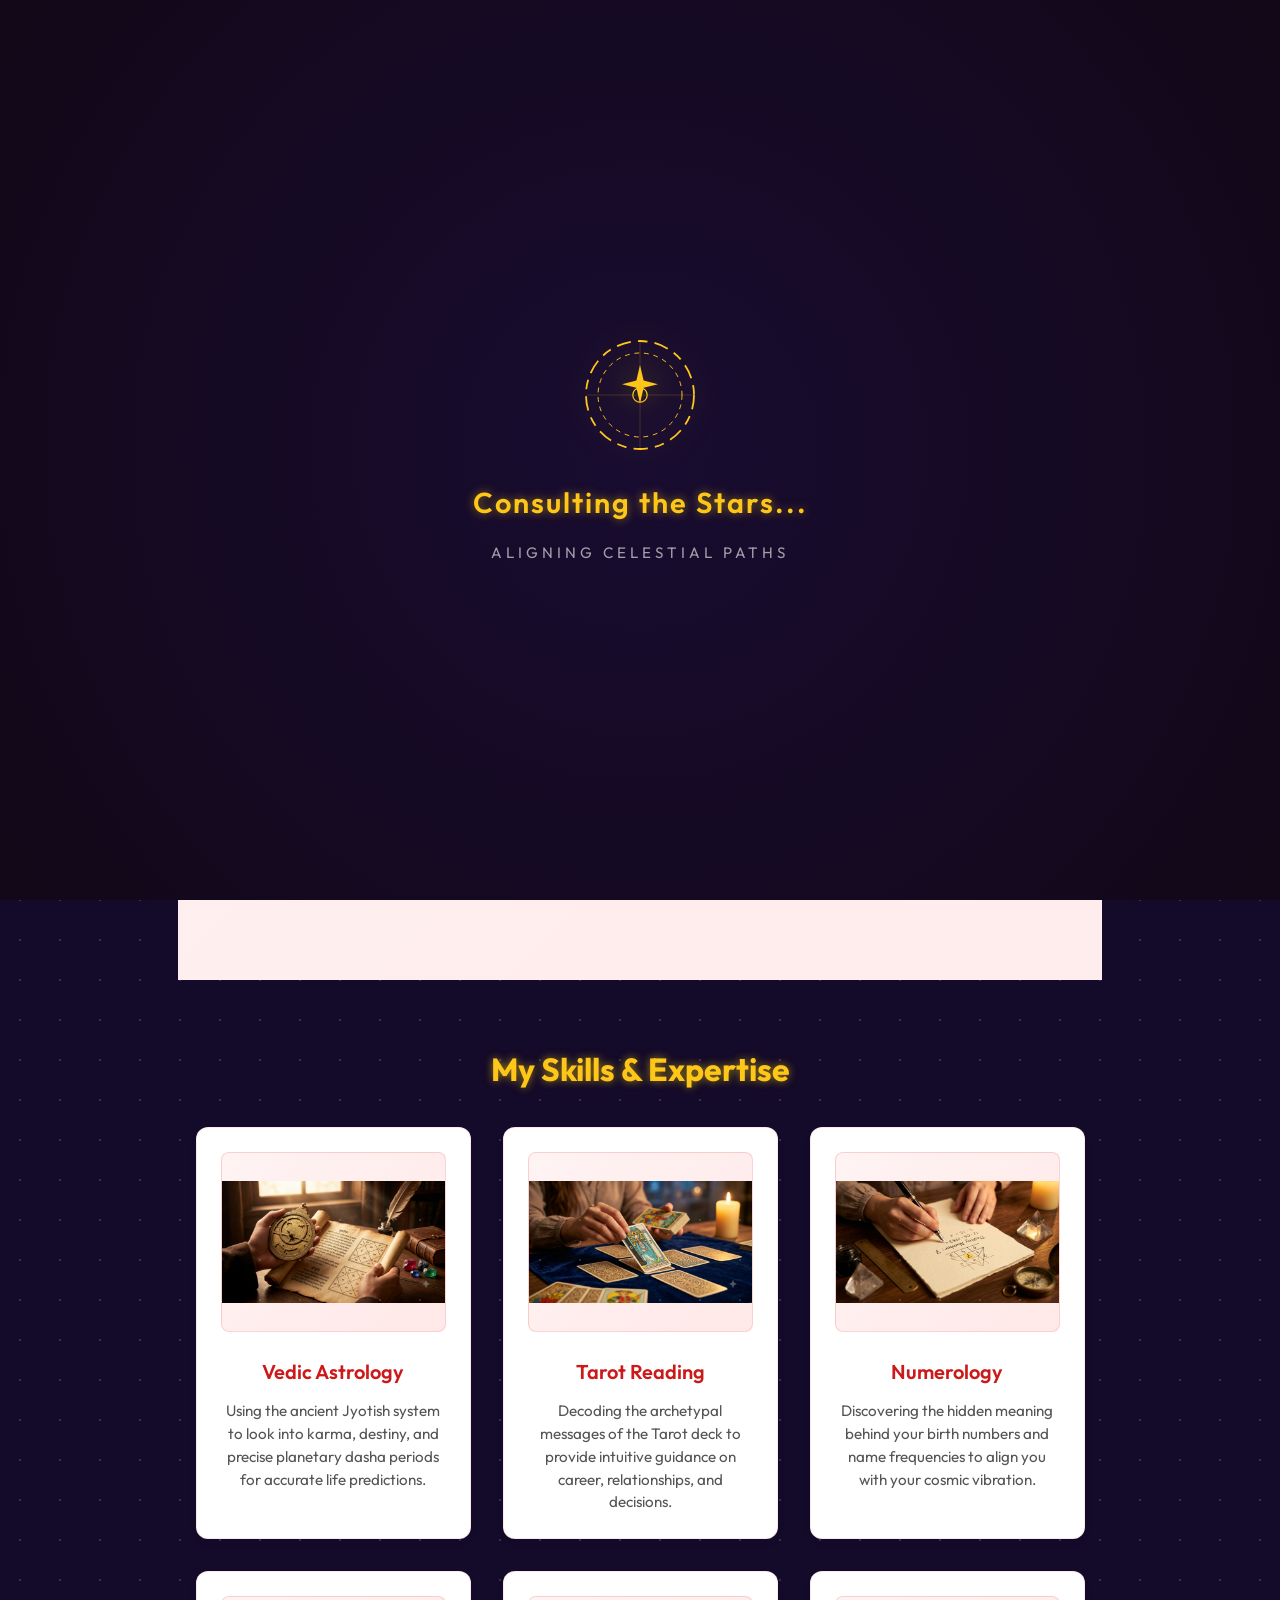
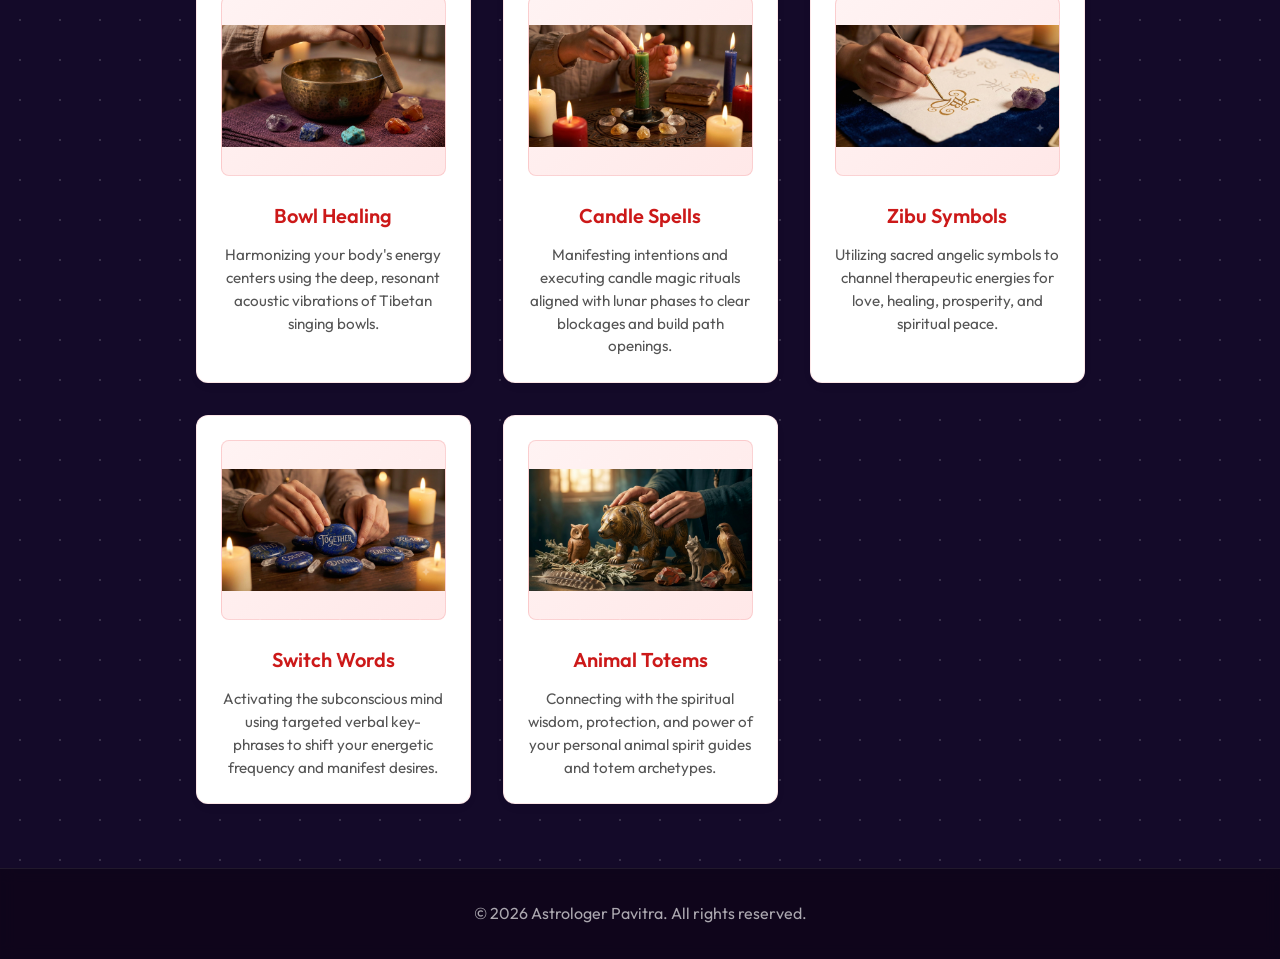
<file: index.html>
<!DOCTYPE html>
<html lang="en">

<head>
  <meta charset="UTF-8" />
  <meta http-equiv="X-UA-Compatible" content="IE=edge" />
  <meta name="viewport" content="width=device-width, initial-scale=1.0" />
  <title>Astrologer Pavitra – Vedic Astrology, Tarot &amp; Healing</title>
  <meta name="description" content="Astrologer Pavitra – 15+ years of expert guidance in Vedic Astrology, Tarot Reading, Numerology, and Energy Healing. Book your celestial consultation today." />
  <link rel="preconnect" href="https://fonts.googleapis.com" />
  <link rel="preconnect" href="https://fonts.gstatic.com" crossorigin />
  <!-- Non-blocking font load eliminates render-blocking resource -->
  <link rel="preload" as="style" href="https://fonts.googleapis.com/css2?family=Outfit:wght@400;600;700&display=swap" onload="this.onload=null;this.rel='stylesheet'" />
  <noscript><link rel="stylesheet" href="https://fonts.googleapis.com/css2?family=Outfit:wght@400;600;700&display=swap" /></noscript>
  <link rel="stylesheet" href="style.css" />
  <style>
    html { background: hsl(260, 60%, 10%); }
    body { background: transparent; color: #f5f5f7; }
  </style>
</head>

<body>
  <!-- Mystical Loading Screen -->
  <div id="mystical-loader">
    <div class="loader-content">
      <div class="celestial-spinner">
        <svg viewBox="0 0 100 100" xmlns="http://www.w3.org/2000/svg">
          <circle cx="50" cy="50" r="45" fill="none" stroke="var(--accent-gold)" stroke-width="1.5"
            stroke-dasharray="12 6 8 6" />
          <circle cx="50" cy="50" r="35" fill="none" stroke="var(--accent-gold)" stroke-width="0.8"
            stroke-dasharray="4 4" />
          <path d="M50 25 L53 38 L65 41 L53 44 L50 57 L47 44 L35 41 L47 38 Z" fill="var(--accent-gold)" />
          <line x1="50" y1="5" x2="50" y2="95" stroke="var(--accent-gold)" stroke-width="0.5" opacity="0.3" />
          <line x1="5" y1="50" x2="95" y2="50" stroke="var(--accent-gold)" stroke-width="0.5" opacity="0.3" />
          <circle cx="50" cy="50" r="6" fill="none" stroke="var(--accent-gold)" stroke-width="1" />
        </svg>
      </div>
      <h2 class="loader-text">Consulting the Stars...</h2>
      <p class="loader-subtext">Aligning celestial paths</p>
    </div>
  </div>
  <script>
    // Inline check to prevent flash of loader if visited before in session
    if (sessionStorage.getItem('visited_before')) {
      document.getElementById('mystical-loader').style.display = 'none';
    }
  </script>

  <!-- Skip navigation for keyboard / screen-reader users -->
  <a href="#home" class="skip-link">Skip to main content</a>

  <!-- Navigation Bar -->
  <nav class="navbar" aria-label="Main navigation">
    <a href="index.html" class="logo" aria-label="Astrologer Pavitra – home">Astrologer Pavitra</a>
    <ul class="nav-links" id="nav-links" role="list">
      <li><a href="#home" aria-current="page">Home</a></li>
      <li><a href="about.html">About</a></li>
      <li><a href="#skills">Skills</a></li>
      <li><a href="connect.html">Connect</a></li>
    </ul>
    <button class="menu-toggle" aria-label="Toggle navigation menu" aria-expanded="false" aria-controls="nav-links">
      <span aria-hidden="true"></span>
      <span aria-hidden="true"></span>
      <span aria-hidden="true"></span>
    </button>
  </nav>

  <!-- Hero Section -->
  <section id="home" class="hero">
    <div class="hero-content">
      <h1>Welcome to Pavitra’s Celestial World</h1>
      <p>Every obstacle you face is simply an unaligned energy waiting to be understood and channeled. By blending
        the mathematical precision of Vedic Astrology and Numerology with the intuitive clarity of Tarot
        Reading, we map out your soul's exact blueprint and divine timing. To help you manifest these insights
        into reality, we bridge the gap between cosmic theory and practical everyday magic. Through the
        vibrational resonance of Bowl Healing, the focused intention of Candle Spells, and the sacred geometry
        of Zibu Symbols, we actively clear the subconscious blockages holding you back. By further integrating
        the immediate psychological shifts of Switch Words and the grounding protection of your personal Animal
        Totems, you receive a holistic, deeply personalized toolkit for transformation. You do not have to
        navigate life's uncertainties alone. Connect with us today, and let us align your cosmic path so you can
        step effortlessly into the abundance, clarity, and peace you deserve.</p>
      <a href="connect.html" class="cta-button">Get Your Reading</a>
    </div>
    <div class="hero-image">
      <img
        src="assets/pavitra1.jpeg"
        alt="Astrologer Pavitra – your guide to Vedic Astrology and holistic healing"
        width="260" height="260"
        fetchpriority="high"
      />
    </div>
  </section>

  <!-- Skills Section -->
  <section id="skills" class="skills">
    <h2>My Skills & Expertise</h2>
    <div class="skills-grid">
      <!-- Vedic Astrology -->
      <div class="skill-card">
        <div class="skill-svg-container">
          <img src="assets/vedic astrology.png" alt="Vedic Astrology" class="skill-img" width="220" height="180" />
        </div>
        <h3>Vedic Astrology</h3>
        <p>Using the ancient Jyotish system to look into karma, destiny, and precise planetary dasha periods for
          accurate life predictions.</p>
      </div>

      <!-- Tarot Reading -->
      <div class="skill-card">
        <div class="skill-svg-container">
          <img src="assets/tarot reading.png" alt="Tarot Reading" class="skill-img" width="220" height="180" />
        </div>
        <h3>Tarot Reading</h3>
        <p>Decoding the archetypal messages of the Tarot deck to provide intuitive guidance on career,
          relationships, and decisions.</p>
      </div>

      <!-- Numerology -->
      <div class="skill-card">
        <div class="skill-svg-container">
          <img src="assets/numerology.png" alt="Numerology" class="skill-img" width="220" height="180" />
        </div>
        <h3>Numerology</h3>
        <p>Discovering the hidden meaning behind your birth numbers and name frequencies to align you with your
          cosmic vibration.</p>
      </div>

      <!-- Bowl Healing -->
      <div class="skill-card">
        <div class="skill-svg-container">
          <img src="assets/bowl healing.png" alt="Bowl Healing" class="skill-img" width="220" height="180" />
        </div>
        <h3>Bowl Healing</h3>
        <p>Harmonizing your body's energy centers using the deep, resonant acoustic vibrations of Tibetan
          singing bowls.</p>
      </div>

      <!-- Candle Spells -->
      <div class="skill-card">
        <div class="skill-svg-container">
          <img src="assets/candle spells.png" alt="Candle Spells" class="skill-img" width="220" height="180" />
        </div>
        <h3>Candle Spells</h3>
        <p>Manifesting intentions and executing candle magic rituals aligned with lunar phases to clear
          blockages and build path openings.</p>
      </div>

      <!-- Zibu Symbols -->
      <div class="skill-card">
        <div class="skill-svg-container">
          <img src="assets/zibu symbols.png" alt="Zibu Symbols" class="skill-img" width="220" height="180" />
        </div>
        <h3>Zibu Symbols</h3>
        <p>Utilizing sacred angelic symbols to channel therapeutic energies for love, healing, prosperity, and
          spiritual peace.</p>
      </div>

      <!-- Switch Words -->
      <div class="skill-card">
        <div class="skill-svg-container">
          <img src="assets/switch words.png" alt="Switch Words" class="skill-img" width="220" height="180" />
        </div>
        <h3>Switch Words</h3>
        <p>Activating the subconscious mind using targeted verbal key-phrases to shift your energetic frequency
          and manifest desires.</p>
      </div>

      <!-- Animal Totems -->
      <div class="skill-card">
        <div class="skill-svg-container">
          <img src="assets/animal totems.png" alt="Animal Totems" class="skill-img" width="220" height="180" />
        </div>
        <h3>Animal Totems</h3>
        <p>Connecting with the spiritual wisdom, protection, and power of your personal animal spirit guides and
          totem archetypes.</p>
      </div>
    </div>
  </section>



  <footer class="footer">
    <p>&copy; 2026 Astrologer Pavitra. All rights reserved.</p>
  </footer>

  <script>
    // script.js

    // Mobile navigation toggle
    const menuToggle = document.querySelector('.menu-toggle');
    const navLinks = document.querySelector('.nav-links');
    if (menuToggle && navLinks) {
      menuToggle.addEventListener('click', () => {
        const isOpen = navLinks.classList.toggle('active');
        menuToggle.classList.toggle('open', isOpen);
        menuToggle.setAttribute('aria-expanded', isOpen);
      });
    }


    // Simple scroll reveal for sections
    const sections = document.querySelectorAll('section');
    const revealOnScroll = () => {
      const triggerBottom = window.innerHeight * 0.85;
      sections.forEach(section => {
        const sectionTop = section.getBoundingClientRect().top;
        if (sectionTop < triggerBottom) {
          section.classList.add('visible');
        }
      });
    };
    window.addEventListener('scroll', revealOnScroll);
    revealOnScroll();

    // Loader fade-out and session storage setup
    const loader = document.getElementById('mystical-loader');
    if (loader && loader.style.display !== 'none') {
      sessionStorage.setItem('visited_before', 'true');
      setTimeout(() => {
        loader.classList.add('fade-out');
        setTimeout(() => {
          loader.style.display = 'none';
        }, 800); // match transition duration (0.8s)
      }, 2200); // display loader for 2.2s
    }
  </script>
  <canvas id="constellation-canvas"></canvas>
  <script>
    (() => {
      const canvas = document.getElementById('constellation-canvas');
      const ctx = canvas.getContext('2d');
      const stars = [];
      const config = {
        starCount: 30,
        maxVelocity: 0.3,
        maxDistance: 100,
        starSize: 2,
        lineWidth: 0.7,
        hue: 45,
      };
      const resize = () => {
        canvas.width = window.innerWidth;
        canvas.height = window.innerHeight;
      };
      window.addEventListener('resize', resize);
      resize();
      for (let i = 0; i < config.starCount; i++) {
        stars.push({
          x: Math.random() * canvas.width,
          y: Math.random() * canvas.height,
          vx: (Math.random() - 0.5) * config.maxVelocity,
          vy: (Math.random() - 0.5) * config.maxVelocity,
        });
      }
      const draw = () => {
        ctx.clearRect(0, 0, canvas.width, canvas.height);
        ctx.fillStyle = `hsl(${config.hue},100%,70%)`;
        ctx.shadowColor = `hsl(${config.hue},100%,70%)`;
        ctx.shadowBlur = 8;
        stars.forEach(s => {
          ctx.beginPath();
          ctx.arc(s.x, s.y, config.starSize, 0, Math.PI * 2);
          ctx.fill();
        });
        ctx.strokeStyle = `hsla(${config.hue},100%,70%,0.3)`;
        ctx.lineWidth = config.lineWidth;
        for (let i = 0; i < stars.length; i++) {
          for (let j = i + 1; j < stars.length; j++) {
            const dx = stars[i].x - stars[j].x;
            const dy = stars[i].y - stars[j].y;
            const dist = Math.hypot(dx, dy);
            if (dist < config.maxDistance) {
              ctx.beginPath();
              ctx.moveTo(stars[i].x, stars[i].y);
              ctx.lineTo(stars[j].x, stars[j].y);
              ctx.stroke();
            }
          }
        }
        stars.forEach(s => {
          s.x += s.vx;
          s.y += s.vy;
          if (s.x < 0 || s.x > canvas.width) s.vx *= -1;
          if (s.y < 0 || s.y > canvas.height) s.vy *= -1;
        });
        requestAnimationFrame(draw);
      };
      draw();
    })();
  </script>


</body>

</html>
</file>
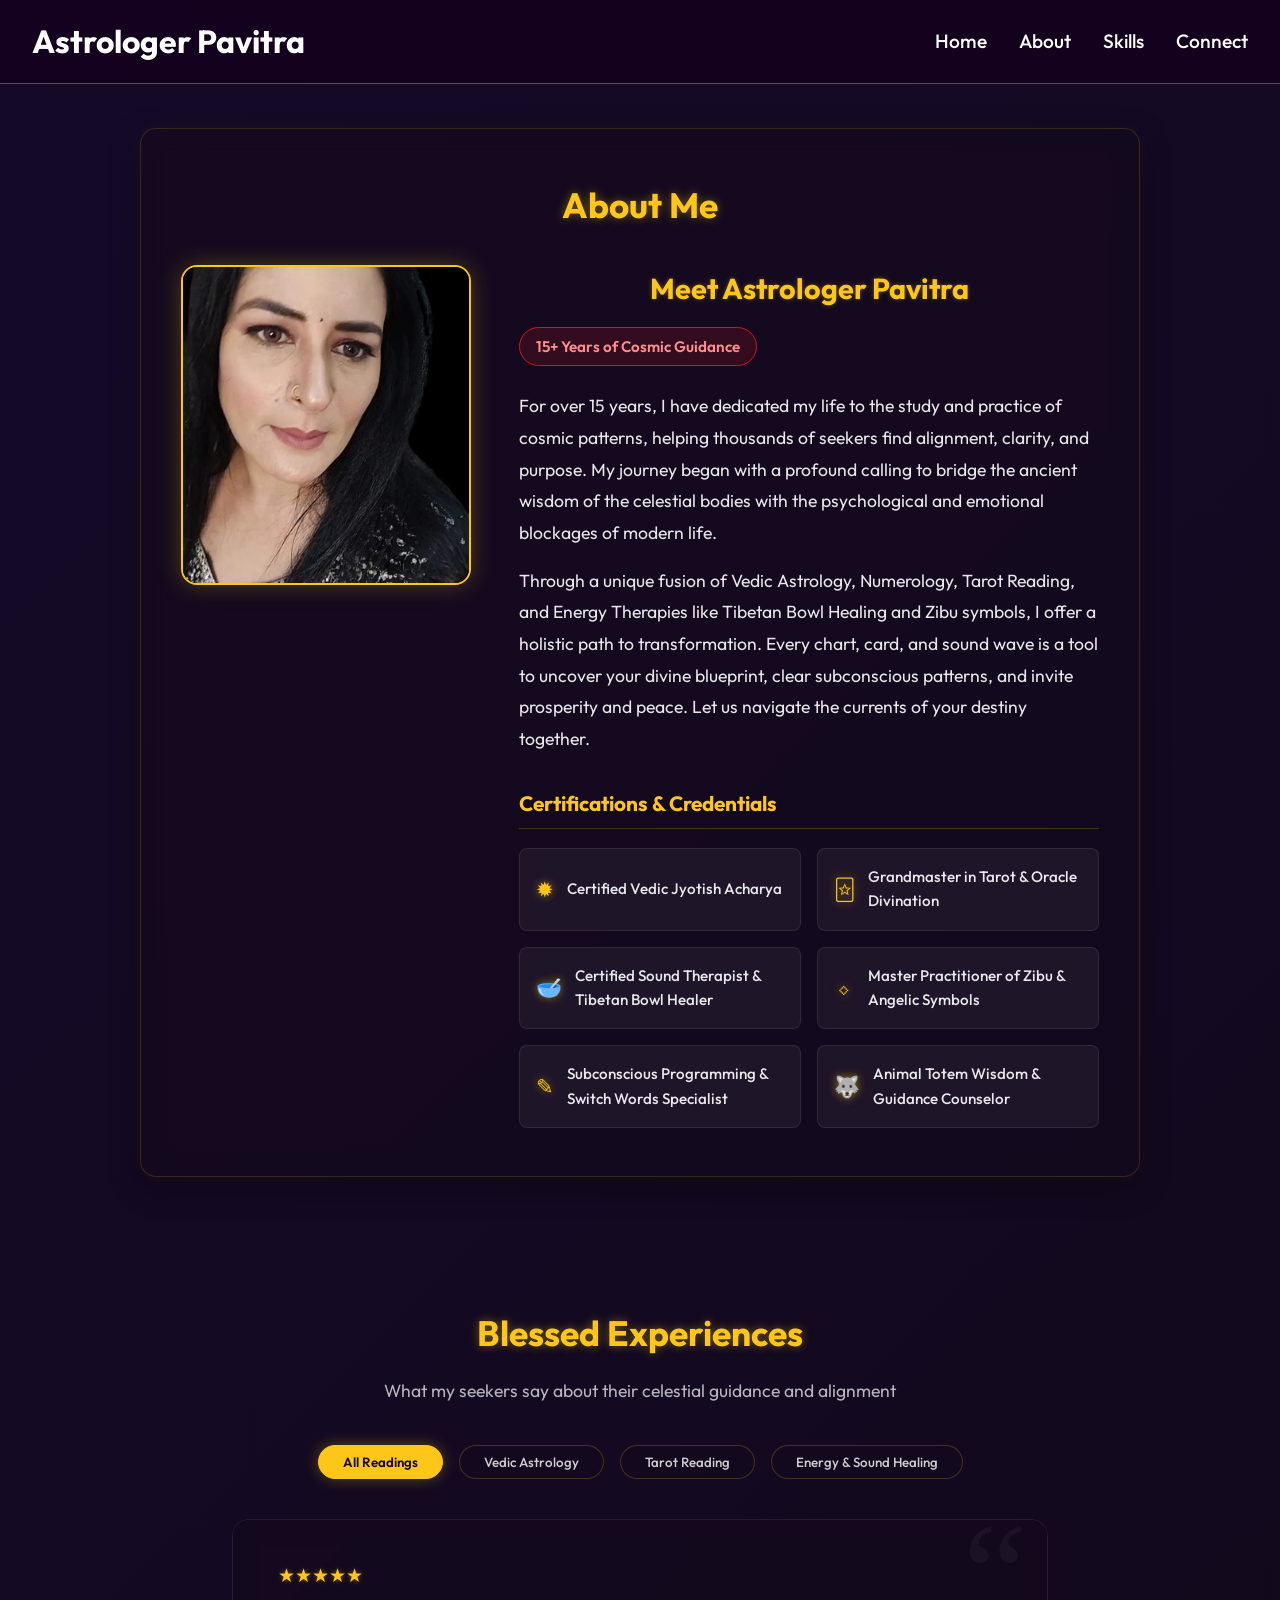
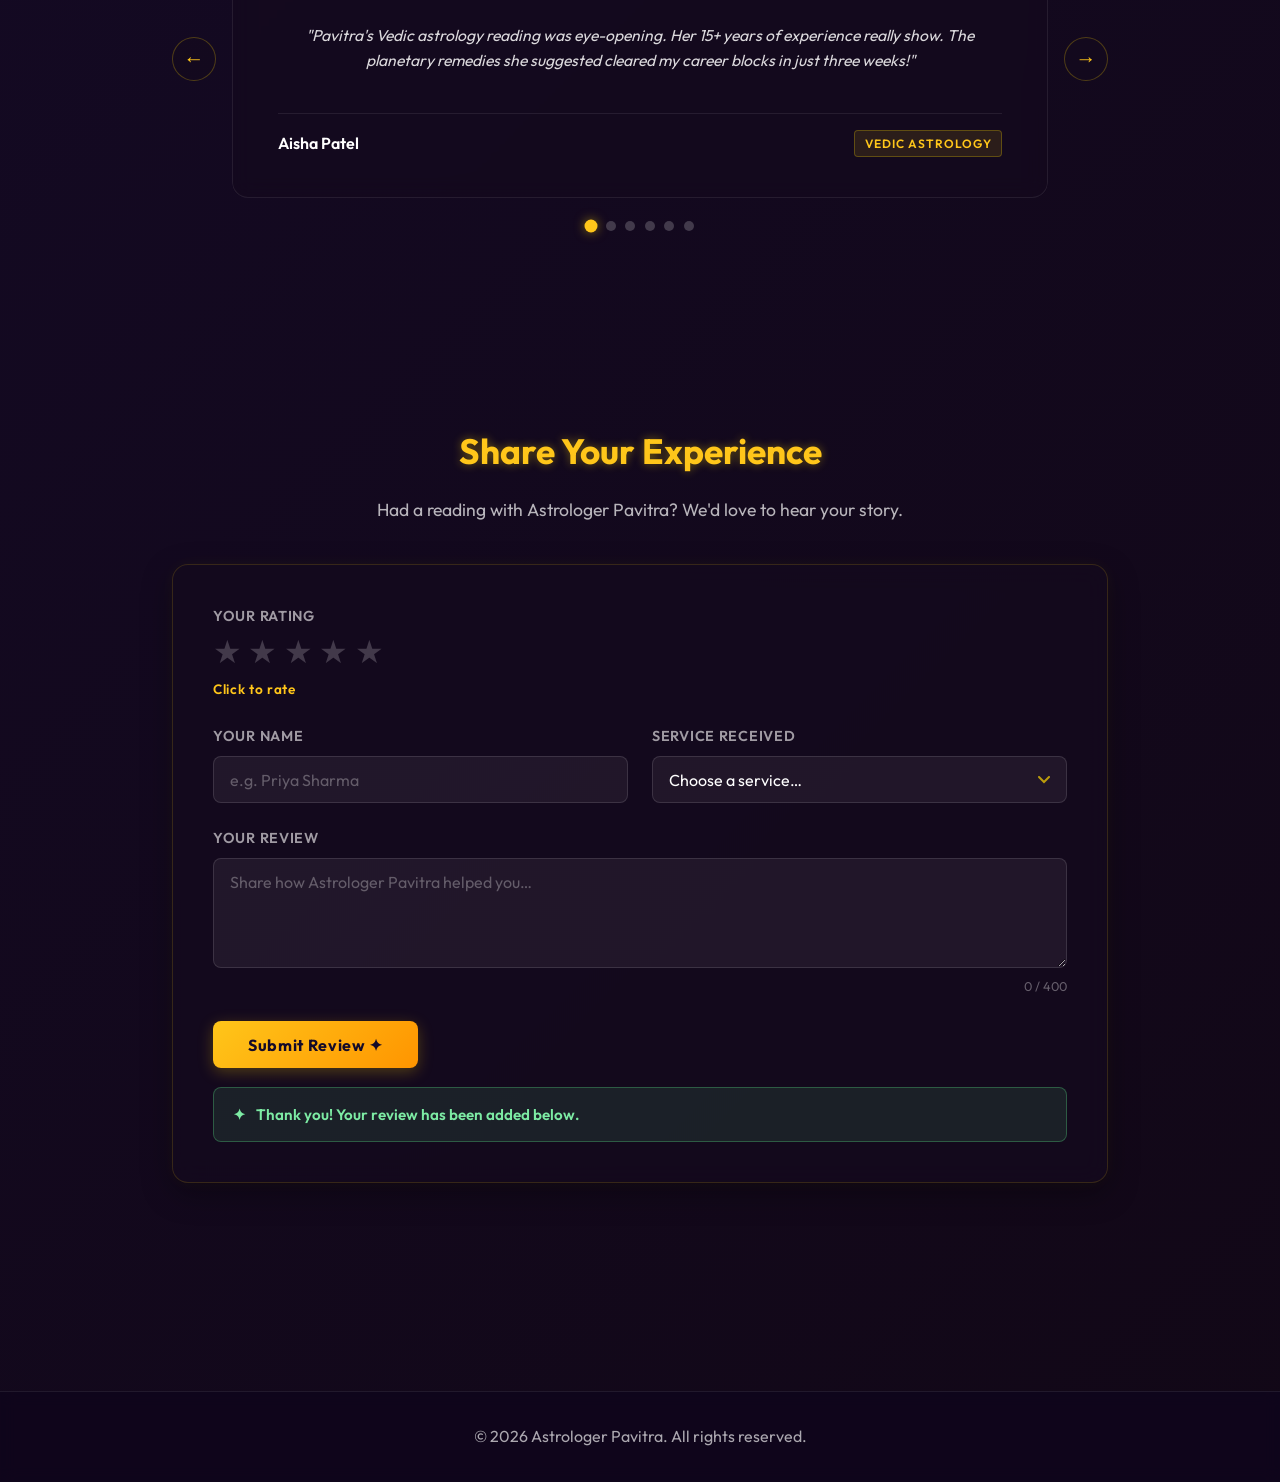
<file: about.html>
<!DOCTYPE html>
<html lang="en">

<head>
  <meta charset="UTF-8" />
  <meta http-equiv="X-UA-Compatible" content="IE=edge" />
  <meta name="viewport" content="width=device-width, initial-scale=1.0" />
  <title>About Astrologer Pavitra – 15+ Years of Vedic Astrology &amp; Healing</title>
  <meta name="description" content="Meet Astrologer Pavitra – 15+ years of certified expertise in Vedic Astrology, Tarot, Numerology, and Sound Healing. Read client testimonials and share your experience." />
  <!-- Preconnect for font origin -->
  <link rel="preconnect" href="https://fonts.googleapis.com" />
  <link rel="preconnect" href="https://fonts.gstatic.com" crossorigin />
  <!-- Preload the font stylesheet to stop it blocking render -->
  <link rel="preload" as="style" href="https://fonts.googleapis.com/css2?family=Outfit:wght@400;600;700&display=swap" onload="this.onload=null;this.rel='stylesheet'" />
  <noscript><link rel="stylesheet" href="https://fonts.googleapis.com/css2?family=Outfit:wght@400;600;700&display=swap" /></noscript>
  <link rel="stylesheet" href="style.css" />
  <!-- Critical above-the-fold color so FCP fires even before fonts -->
  <style>
    html { background: hsl(260, 60%, 10%); }
    body { background: transparent; color: #f5f5f7; }
  </style>
</head>

<body>
  <!-- Skip navigation for keyboard / screen-reader users -->
  <a href="#main-content" class="skip-link">Skip to main content</a>

  <!-- Navigation Bar -->
  <nav class="navbar" aria-label="Main navigation">
    <a href="index.html" class="logo" aria-label="Astrologer Pavitra – home">Astrologer Pavitra</a>
    <ul class="nav-links" role="list">
      <li><a href="index.html#home">Home</a></li>
      <li><a href="about.html" aria-current="page">About</a></li>
      <li><a href="index.html#skills">Skills</a></li>
      <li><a href="connect.html">Connect</a></li>
    </ul>
    <button class="menu-toggle" aria-label="Toggle navigation menu" aria-expanded="false" aria-controls="nav-links">
      <span aria-hidden="true"></span>
      <span aria-hidden="true"></span>
      <span aria-hidden="true"></span>
    </button>
  </nav>

  <!-- Main Container -->
  <main id="main-content" class="about-page-container">
    <section class="about-card" aria-labelledby="about-heading">
      <!-- h1: only one per page – this is the main page heading -->
      <h1 id="about-heading" class="about-page-title">About Me</h1>

      <div class="about-grid">
        <div class="about-image-wrapper">
          <!-- Explicit dimensions prevent CLS; fetchpriority=high for LCP -->
          <img
            src="assets/pavitra2.jpeg"
            alt="Astrologer Pavitra – certified Vedic astrologer and healer"
            width="320" height="320"
            fetchpriority="high"
          />
        </div>

        <div class="about-text-content">
          <h2>Meet Astrologer Pavitra</h2>
          <span class="about-experience-badge">15+ Years of Cosmic Guidance</span>
          <p class="about-bio">
            For over 15 years, I have dedicated my life to the study and practice of cosmic patterns, helping thousands of seekers find alignment, clarity, and purpose. My journey began with a profound calling to bridge the ancient wisdom of the celestial bodies with the psychological and emotional blockages of modern life.
          </p>
          <p class="about-bio" style="margin-top: -1rem;">
            Through a unique fusion of Vedic Astrology, Numerology, Tarot Reading, and Energy Therapies like Tibetan Bowl Healing and Zibu symbols, I offer a holistic path to transformation. Every chart, card, and sound wave is a tool to uncover your divine blueprint, clear subconscious patterns, and invite prosperity and peace. Let us navigate the currents of your destiny together.
          </p>
          
          <div class="certifications-section">
          <h3>Certifications &amp; Credentials</h3>
            <div class="certifications-list">
              <div class="certification-item">
                <span class="certification-icon">✹</span>
                <span class="certification-name">Certified Vedic Jyotish Acharya</span>
              </div>
              <div class="certification-item">
                <span class="certification-icon">🃟</span>
                <span class="certification-name">Grandmaster in Tarot & Oracle Divination</span>
              </div>
              <div class="certification-item">
                <span class="certification-icon">🥣</span>
                <span class="certification-name">Certified Sound Therapist & Tibetan Bowl Healer</span>
              </div>
              <div class="certification-item">
                <span class="certification-icon">🝔</span>
                <span class="certification-name">Master Practitioner of Zibu & Angelic Symbols</span>
              </div>
              <div class="certification-item">
                <span class="certification-icon">✎</span>
                <span class="certification-name">Subconscious Programming & Switch Words Specialist</span>
              </div>
              <div class="certification-item">
                <span class="certification-icon">🐺</span>
                <span class="certification-name">Animal Totem Wisdom & Guidance Counselor</span>
              </div>
            </div>
          </div>
        </div>
      </div>
    </section>

    <!-- Testimonials Section -->
    <section class="testimonials-section">
      <h2>Blessed Experiences</h2>
      <p class="testimonials-subtitle">What my seekers say about their celestial guidance and alignment</p>
      
      <!-- Filter controls -->
      <div class="testimonial-filters">
        <button class="filter-btn active" data-filter="all">All Readings</button>
        <button class="filter-btn" data-filter="astrology">Vedic Astrology</button>
        <button class="filter-btn" data-filter="tarot">Tarot Reading</button>
        <button class="filter-btn" data-filter="healing">Energy & Sound Healing</button>
      </div>

      <!-- Carousel wrapper -->
      <div class="carousel-wrapper" id="testimonials-carousel">
        <!-- Prev / Next arrows -->
        <button class="carousel-arrow carousel-prev" id="carousel-prev" aria-label="Previous review">
          &#8592;
        </button>

        <!-- Sliding track -->
        <div class="carousel-viewport">
          <div class="carousel-track" id="carousel-track">
            <!-- Cards injected here by JS -->
          </div>
        </div>

        <button class="carousel-arrow carousel-next" id="carousel-next" aria-label="Next review">
          &#8594;
        </button>
      </div>

      <!-- Dot indicators -->
      <div class="carousel-dots" id="carousel-dots"></div>
    </section>

    <!-- Leave a Review Section -->
    <section class="review-form-section">
      <h2>Share Your Experience</h2>
      <p class="testimonials-subtitle">Had a reading with Astrologer Pavitra? We'd love to hear your story.</p>

      <div class="review-form-card">
        <!-- Star Rating Picker -->
        <div class="review-field">
          <label class="review-label">Your Rating</label>
          <div class="star-picker" id="star-picker" role="radiogroup" aria-label="Star rating">
            <button class="star-pick" data-value="1" type="button" aria-label="1 star" aria-checked="false" role="radio">★</button>
            <button class="star-pick" data-value="2" type="button" aria-label="2 stars" aria-checked="false" role="radio">★</button>
            <button class="star-pick" data-value="3" type="button" aria-label="3 stars" aria-checked="false" role="radio">★</button>
            <button class="star-pick" data-value="4" type="button" aria-label="4 stars" aria-checked="false" role="radio">★</button>
            <button class="star-pick" data-value="5" type="button" aria-label="5 stars" aria-checked="false" role="radio">★</button>
          </div>
          <span class="star-pick-hint" id="star-hint">Click to rate</span>
        </div>

        <div class="review-form-row">
          <!-- Name -->
          <div class="review-field">
            <label class="review-label" for="reviewer-name">Your Name</label>
            <input id="reviewer-name" class="review-input" type="text" placeholder="e.g. Priya Sharma" maxlength="50" />
          </div>

          <!-- Service -->
          <div class="review-field">
            <label class="review-label" for="reviewer-service">Service Received</label>
            <select id="reviewer-service" class="review-input review-select">
              <option value="" disabled selected>Choose a service…</option>
              <option value="astrology" data-label="Vedic Astrology">Vedic Astrology</option>
              <option value="tarot" data-label="Tarot Reading">Tarot Reading</option>
              <option value="healing" data-label="Sound Healing">Sound Healing</option>
              <option value="healing" data-label="Energy Remedies">Energy Remedies</option>
              <option value="astrology" data-label="Numerology">Numerology</option>
            </select>
          </div>
        </div>

        <!-- Review Text -->
        <div class="review-field">
          <label class="review-label" for="reviewer-text">Your Review</label>
          <textarea id="reviewer-text" class="review-input review-textarea" placeholder="Share how Astrologer Pavitra helped you…" maxlength="400"></textarea>
          <span class="char-count" id="char-count">0 / 400</span>
        </div>

        <!-- Submit -->
        <button id="submit-review-btn" class="review-submit-btn">Submit Review ✦</button>

        <!-- Success message -->
        <div id="review-success" class="review-success" aria-live="polite" hidden>
          <span>✦</span> Thank you! Your review has been added below.
        </div>
      </div>
    </section>
  </main>

  <footer class="footer">
    <p>&copy; 2026 Astrologer Pavitra. All rights reserved.</p>
  </footer>

  <!-- Constellation Effect Canvas -->
  <canvas id="constellation-canvas"></canvas>

  <script>
    // Navigation toggle logic
    const menuToggle = document.querySelector('.menu-toggle');
    const navLinks = document.querySelector('.nav-links');
    if (menuToggle && navLinks) {
      menuToggle.addEventListener('click', () => {
        const isOpen = navLinks.classList.toggle('active');
        menuToggle.classList.toggle('open', isOpen);
        menuToggle.setAttribute('aria-expanded', isOpen);
      });
    }

    // Scroll reveal for cards
    const allSections = document.querySelectorAll('section');
    const revealOnScroll = () => {
      const triggerBottom = window.innerHeight * 0.85;
      allSections.forEach(section => {
        const sectionTop = section.getBoundingClientRect().top;
        if (sectionTop < triggerBottom) section.classList.add('visible');
      });
    };
    window.addEventListener('scroll', revealOnScroll);
    revealOnScroll();

    /* ── Testimonials Data ── */
    const defaultTestimonials = [
      { name: 'Aisha Patel',    rating: 5, review: "Pavitra's Vedic astrology reading was eye-opening. Her 15+ years of experience really show. The planetary remedies she suggested cleared my career blocks in just three weeks!", service: 'Vedic Astrology', category: 'astrology', isNew: false },
      { name: 'Devendra Singh', rating: 5, review: 'The birth chart alignment and numerology analysis she did gave me a clear blueprint for my business transition. Highly accurate predictions!',                              service: 'Vedic Astrology', category: 'astrology', isNew: false },
      { name: 'Michael Chang',  rating: 5, review: 'The Tarot reading was incredibly precise. She intuitively picked up on my inner dilemmas and guided me on exactly when to make major decisions.',                         service: 'Tarot Reading',  category: 'tarot',     isNew: false },
      { name: 'Elena Rostova',  rating: 5, review: 'Pavitra has an amazing energy. Her tarot predictions are comforting yet direct. I feel much more confident and at peace with my life direction.',                       service: 'Tarot Reading',  category: 'tarot',     isNew: false },
      { name: 'Karan Johar',    rating: 5, review: 'The bowl healing session was transcendental. The acoustic vibrations of the Tibetan bowls dissolved my anxiety and left me with a deep sense of calm.',               service: 'Sound Healing',  category: 'healing',   isNew: false },
      { name: 'Sneha Reddy',    rating: 5, review: 'I was struggling with negative patterns. The Zibu symbols and custom Switch Words she aligned for me shifted my subconscious frequency beautifully. Pure magic!',       service: 'Energy Remedies',category: 'healing',   isNew: false }
    ];

    // Load user-submitted reviews from localStorage
    function getUserReviews() {
      try { return JSON.parse(localStorage.getItem('pavitra_reviews') || '[]'); }
      catch { return []; }
    }
    function saveUserReviews(reviews) {
      localStorage.setItem('pavitra_reviews', JSON.stringify(reviews));
    }

    function getAllTestimonials() {
      return [...defaultTestimonials, ...getUserReviews()];
    }

    /* ── Carousel State ── */
    const track       = document.getElementById('carousel-track');
    const dotsWrap    = document.getElementById('carousel-dots');
    const prevBtn     = document.getElementById('carousel-prev');
    const nextBtn     = document.getElementById('carousel-next');
    const filterButtons = document.querySelectorAll('.filter-btn');
    let activeFilter  = 'all';
    let currentIndex  = 0;
    let autoTimer     = null;
    let carouselItems = [];

    /* Build one card element */
    function buildCard(item) {
      let starsHTML = '';
      for (let i = 0; i < 5; i++) starsHTML += i < item.rating ? '★' : '☆';
      const newBadge = item.isNew ? '<span class="review-new-badge">New ✦</span>' : '';
      const card = document.createElement('div');
      card.className = 'carousel-card';
      card.innerHTML = `
        <div class="testimonial-stars">${starsHTML}</div>
        <p class="testimonial-text">"${item.review}"</p>
        <div class="testimonial-footer">
          <span class="testimonial-name">${item.name} ${newBadge}</span>
          <span class="testimonial-service-tag">${item.service}</span>
        </div>`;
      return card;
    }

    /* Move to slide n */
    function goTo(n) {
      if (carouselItems.length === 0) return;
      currentIndex = (n + carouselItems.length) % carouselItems.length;
      track.style.transform = `translateX(-${currentIndex * 100}%)`;
      /* Update dots */
      document.querySelectorAll('.carousel-dot').forEach((d, i) =>
        d.classList.toggle('active', i === currentIndex)
      );
    }

    /* Render carousel for current filter */
    function renderTestimonials(filter = 'all') {
      activeFilter  = filter;
      currentIndex  = 0;
      stopAuto();

      const all      = getAllTestimonials();
      carouselItems  = filter === 'all' ? all : all.filter(t => t.category === filter);

      /* Clear */
      track.innerHTML    = '';
      dotsWrap.innerHTML = '';

      if (carouselItems.length === 0) {
        track.innerHTML = '<div class="carousel-empty">No reviews for this category yet. Be the first to share!</div>';
        prevBtn.style.display = nextBtn.style.display = 'none';
        return;
      }

      prevBtn.style.display = nextBtn.style.display = '';

      /* Build cards & dots */
      carouselItems.forEach((item, i) => {
        track.appendChild(buildCard(item));
        const dot = document.createElement('button');
        dot.className = 'carousel-dot';
        dot.setAttribute('aria-label', `Review ${i + 1}`);
        dot.addEventListener('click', () => { goTo(i); resetAuto(); });
        dotsWrap.appendChild(dot);
      });

      goTo(0);
      startAuto();
    }

    /* Auto-play */
    function startAuto() {
      autoTimer = setInterval(() => goTo(currentIndex + 1), 2500);
    }
    function stopAuto()  { clearInterval(autoTimer); }
    function resetAuto() { stopAuto(); startAuto(); }

    /* Arrow buttons */
    prevBtn.addEventListener('click', () => { goTo(currentIndex - 1); resetAuto(); });
    nextBtn.addEventListener('click', () => { goTo(currentIndex + 1); resetAuto(); });

    /* Pause on hover */
    const carouselEl = document.getElementById('testimonials-carousel');
    carouselEl.addEventListener('mouseenter', stopAuto);
    carouselEl.addEventListener('mouseleave', () => { if (carouselItems.length) startAuto(); });

    /* Swipe support */
    let touchStartX = 0;
    carouselEl.addEventListener('touchstart', e => { touchStartX = e.touches[0].clientX; }, { passive: true });
    carouselEl.addEventListener('touchend',   e => {
      const dx = e.changedTouches[0].clientX - touchStartX;
      if (Math.abs(dx) > 40) { goTo(currentIndex + (dx < 0 ? 1 : -1)); resetAuto(); }
    });

    /* Filter buttons */
    filterButtons.forEach(btn => {
      btn.addEventListener('click', () => {
        filterButtons.forEach(b => b.classList.remove('active'));
        btn.classList.add('active');
        renderTestimonials(btn.getAttribute('data-filter'));
      });
    });

    renderTestimonials();

    /* ── Star Picker ── */
    const starPicks  = document.querySelectorAll('.star-pick');
    const starHint   = document.getElementById('star-hint');
    let selectedRating = 0;
    const ratingLabels = ['', 'Poor', 'Fair', 'Good', 'Great', 'Excellent!'];

    function highlightStars(n) {
      starPicks.forEach((s, i) => {
        s.classList.toggle('active', i < n);
        s.setAttribute('aria-checked', i < n ? 'true' : 'false');
      });
    }

    starPicks.forEach(star => {
      star.addEventListener('mouseenter', () => highlightStars(+star.dataset.value));
      star.addEventListener('mouseleave', () => highlightStars(selectedRating));
      star.addEventListener('click', () => {
        selectedRating = +star.dataset.value;
        highlightStars(selectedRating);
        starHint.textContent = ratingLabels[selectedRating];
      });
    });

    /* ── Char Counter ── */
    const reviewTextarea = document.getElementById('reviewer-text');
    const charCount      = document.getElementById('char-count');
    reviewTextarea.addEventListener('input', () => {
      charCount.textContent = `${reviewTextarea.value.length} / 400`;
    });

    /* ── Submit Review ── */
    const submitBtn    = document.getElementById('submit-review-btn');
    const successMsg   = document.getElementById('review-success');
    const nameInput    = document.getElementById('reviewer-name');
    const serviceSelect= document.getElementById('reviewer-service');

    submitBtn.addEventListener('click', () => {
      // Validation
      const name    = nameInput.value.trim();
      const review  = reviewTextarea.value.trim();
      const selOpt  = serviceSelect.options[serviceSelect.selectedIndex];
      const service = selOpt && selOpt.value ? selOpt.getAttribute('data-label') : '';
      const category= selOpt && selOpt.value ? selOpt.value : '';

      if (!name)    { shake(nameInput);    return; }
      if (!selectedRating) { shake(document.getElementById('star-picker')); return; }
      if (!service) { shake(serviceSelect); return; }
      if (!review)  { shake(reviewTextarea); return; }

      const newReview = { name, rating: selectedRating, review, service, category, isNew: true };
      const existing  = getUserReviews();
      existing.push(newReview);
      saveUserReviews(existing);

      // Reset form
      nameInput.value = '';
      reviewTextarea.value = '';
      serviceSelect.selectedIndex = 0;
      selectedRating = 0;
      highlightStars(0);
      starHint.textContent = 'Click to rate';
      charCount.textContent = '0 / 400';

      // Show success
      successMsg.hidden = false;
      setTimeout(() => { successMsg.hidden = true; }, 4000);

      // Re-render so the new card appears
      renderTestimonials(activeFilter);
    });

    function shake(el) {
      el.classList.add('shake');
      el.addEventListener('animationend', () => el.classList.remove('shake'), { once: true });
    }

    // Constellation Canvas Animation
    (() => {
      const canvas = document.getElementById('constellation-canvas');
      const ctx = canvas.getContext('2d');
      const stars = [];
      const config = {
        starCount: 30,
        maxVelocity: 0.3,
        maxDistance: 100,
        starSize: 2,
        lineWidth: 0.7,
        hue: 45,
      };
      
      const resize = () => {
        canvas.width = window.innerWidth;
        canvas.height = window.innerHeight;
      };
      window.addEventListener('resize', resize);
      resize();

      for (let i = 0; i < config.starCount; i++) {
        stars.push({
          x: Math.random() * canvas.width,
          y: Math.random() * canvas.height,
          vx: (Math.random() - 0.5) * config.maxVelocity,
          vy: (Math.random() - 0.5) * config.maxVelocity,
        });
      }

      const draw = () => {
        ctx.clearRect(0, 0, canvas.width, canvas.height);
        ctx.fillStyle = `hsl(${config.hue},100%,70%)`;
        ctx.shadowColor = `hsl(${config.hue},100%,70%)`;
        ctx.shadowBlur = 8;
        stars.forEach(s => {
          ctx.beginPath();
          ctx.arc(s.x, s.y, config.starSize, 0, Math.PI * 2);
          ctx.fill();
        });
        
        ctx.strokeStyle = `hsla(${config.hue},100%,70%,0.3)`;
        ctx.lineWidth = config.lineWidth;
        for (let i = 0; i < stars.length; i++) {
          for (let j = i + 1; j < stars.length; j++) {
            const dx = stars[i].x - stars[j].x;
            const dy = stars[i].y - stars[j].y;
            const dist = Math.hypot(dx, dy);
            if (dist < config.maxDistance) {
              ctx.beginPath();
              ctx.moveTo(stars[i].x, stars[i].y);
              ctx.lineTo(stars[j].x, stars[j].y);
              ctx.stroke();
            }
          }
        }
        
        stars.forEach(s => {
          s.x += s.vx;
          s.y += s.vy;
          if (s.x < 0 || s.x > canvas.width) s.vx *= -1;
          if (s.y < 0 || s.y > canvas.height) s.vy *= -1;
        });
        
        requestAnimationFrame(draw);
      };
      draw();
    })();
  </script>
</body>

</html>
</file>
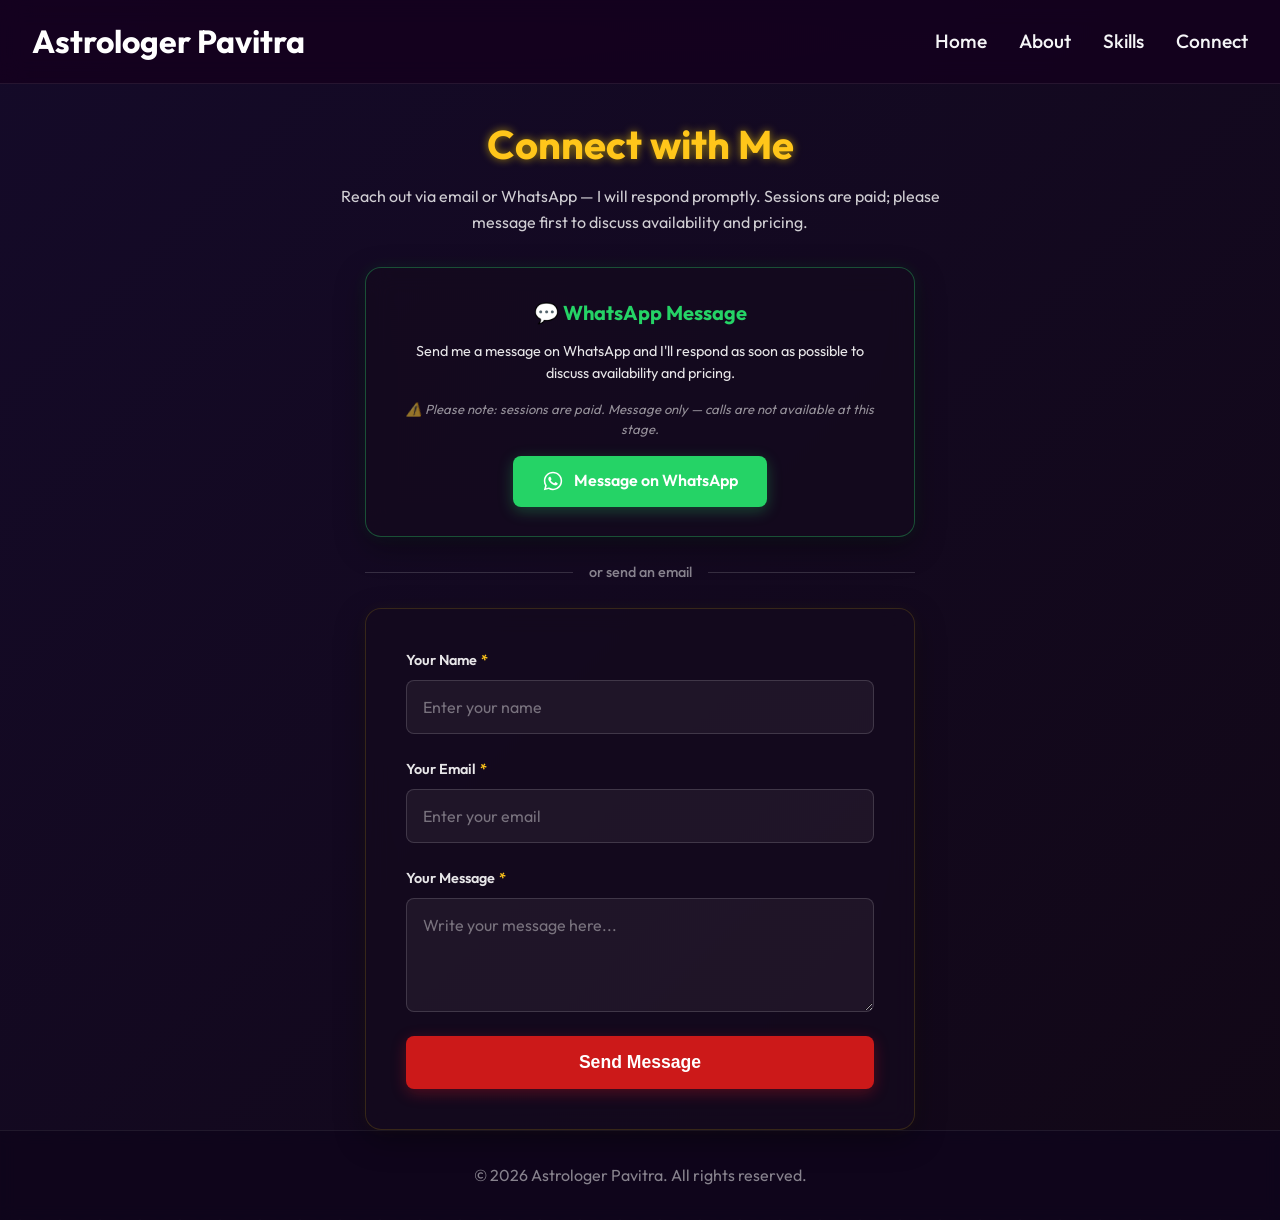
<file: connect.html>
<!DOCTYPE html>
<html lang="en">

<head>
    <meta charset="UTF-8" />
    <meta http-equiv="X-UA-Compatible" content="IE=edge" />
    <meta name="viewport" content="width=device-width, initial-scale=1.0" />
    <title>Connect with Astrologer Pavitra – Book a Paid Session</title>
    <meta name="description" content="Get in touch with Astrologer Pavitra. Message on WhatsApp or send an email to request a personal Vedic Astrology reading, Tarot session, or Sound Healing." />
    <!-- Preconnect for font origin -->
    <link rel="preconnect" href="https://fonts.googleapis.com" />
    <link rel="preconnect" href="https://fonts.gstatic.com" crossorigin />
    <!-- Preload font stylesheet to prevent render blocking -->
    <link rel="preload" as="style" href="https://fonts.googleapis.com/css2?family=Outfit:wght@400;600;700&display=swap" onload="this.onload=null;this.rel='stylesheet'" />
    <noscript><link rel="stylesheet" href="https://fonts.googleapis.com/css2?family=Outfit:wght@400;600;700&display=swap" /></noscript>
    <style>
        /* style.css */
        :root {
            --primary-red: hsl(0, 78%, 45%);
            /* rich red */
            --accent-gold: hsl(45, 100%, 55%);
            /* warm golden glow */
            --bg-dark: hsl(260, 60%, 10%);
            /* deep dark space background */
            --text-light: #f5f5f7;
            --glass-bg: rgba(25, 15, 35, 0.7);
            /* translucent dark violet */
            --glass-border: rgba(255, 255, 255, 0.08);
            --transition-speed: 0.3s;
            --font-family: 'Outfit', sans-serif;
        }

        * {
            margin: 0;
            padding: 0;
            box-sizing: border-box;
        }

        body {
            font-family: var(--font-family);
            background: var(--bg-dark);
            color: var(--text-light);
            line-height: 1.6;
            overflow-x: hidden;
            position: relative;
        }

        /* subtle star twinkling overlay matching main style */
        body::before {
            content: '';
            position: absolute;
            inset: 0;
            background: radial-gradient(circle, rgba(255, 255, 255, 0.15) 1px, transparent 1px);
            background-size: 40px 40px;
            animation: twinkling 3s infinite;
            pointer-events: none;
            z-index: 0;
        }

        @keyframes twinkling {

            0%,
            100% {
                opacity: 0.6;
            }

            50% {
                opacity: 0.9;
            }
        }

        .navbar {
            position: fixed;
            top: 0;
            width: 100%;
            display: flex;
            justify-content: space-between;
            align-items: center;
            padding: 1rem 2rem;
            backdrop-filter: blur(12px);
            background: rgba(20, 0, 30, 0.85);
            /* dark violet translucent background */
            border-bottom: 1px solid var(--glass-border);
            z-index: 1000;
            transition: background var(--transition-speed);
        }

        /* Logo works as both <div> and <a> */
        .navbar .logo,
        a.logo {
            font-size: 2rem;
            /* bigger logo font size matching style.css */
            font-weight: 700;
            color: #ffffff;
            /* bright white for visibility */
            text-decoration: none;
            cursor: pointer;
        }
        a.logo:hover { color: var(--accent-gold); }

        .nav-links {
            list-style: none;
            display: flex;
            gap: 2rem;
        }

        .nav-links a {
            text-decoration: none;
            color: var(--text-light);
            font-weight: 500;
            font-size: 1.2rem;
            /* bigger font size matching style.css */
            position: relative;
            transition: color var(--transition-speed);
        }

        .nav-links a::after {
            content: '';
            position: absolute;
            left: 0;
            bottom: -4px;
            width: 0%;
            height: 2px;
            background: var(--primary-red);
            transition: width var(--transition-speed);
        }

        .nav-links a:hover {
            color: var(--accent-gold);
        }

        .nav-links a:hover::after {
            width: 100%;
        }

        .menu-toggle {
            display: none;
            flex-direction: column;
            cursor: pointer;
            gap: 5px;
            z-index: 1002;
        }

        .menu-toggle span {
            width: 25px;
            height: 3px;
            background: var(--text-light);
            transition: all var(--transition-speed) ease;
        }

        /* Connect Section Layout */
        .connect {
            padding-top: 7rem;
            min-height: calc(100vh - 80px);
            display: flex;
            flex-direction: column;
            align-items: center;
            justify-content: center;
            background: linear-gradient(135deg, hsl(260, 60%, 10%) 0%, hsl(280, 50%, 6%) 100%);
            position: relative;
            z-index: 1;
        }

        .connect h2 {
            font-size: 2.5rem;
            color: var(--accent-gold);
            margin-bottom: 0.5rem;
            font-weight: 700;
            text-shadow: 0 0 8px rgba(255, 215, 0, 0.6);
        }

        .connect>p {
            color: rgba(255, 255, 255, 0.8);
            margin-bottom: 2rem;
            text-align: center;
            max-width: 600px;
        }

        .contact-options {
            display: flex;
            flex-direction: column;
            gap: 1.5rem;
            width: 100%;
            max-width: 550px;
            position: relative;
            z-index: 2;
        }

        .connect-form-container {
            background: rgba(20, 10, 30, 0.75);
            backdrop-filter: blur(12px);
            border: 1px solid rgba(255, 215, 0, 0.15);
            /* gold border for premium look */
            padding: 2.5rem;
            border-radius: 16px;
            box-shadow: 0 10px 30px rgba(0, 0, 0, 0.35), 0 0 15px rgba(255, 215, 0, 0.05);
            width: 100%;
            transition: transform 0.3s ease, box-shadow 0.3s ease;
        }

        .connect-form-container:hover {
            transform: translateY(-5px);
            box-shadow: 0 15px 35px rgba(0, 0, 0, 0.45), 0 0 25px rgba(255, 215, 0, 0.12);
        }

        .connect-form {
            display: flex;
            flex-direction: column;
            gap: 1.5rem;
        }

        .form-group {
            position: relative;
            display: flex;
            flex-direction: column;
        }

        .form-group label {
            font-weight: 600;
            font-size: 0.9rem;
            margin-bottom: 0.5rem;
            color: rgba(255, 255, 255, 0.9);
            display: flex;
            align-items: center;
            gap: 0.25rem;
            text-align: left;
        }

        .form-group label span {
            color: var(--accent-gold);
        }

        .form-group input,
        .form-group textarea {
            width: 100%;
            padding: 1rem;
            border: 1.5px solid rgba(255, 255, 255, 0.15);
            border-radius: 8px;
            font-family: var(--font-family);
            font-size: 1rem;
            background: rgba(255, 255, 255, 0.05);
            color: #ffffff;
            outline: none;
            transition: border-color 0.3s ease, box-shadow 0.3s ease;
        }

        .form-group input::placeholder,
        .form-group textarea::placeholder {
            color: rgba(255, 255, 255, 0.4);
        }

        .form-group input:focus,
        .form-group textarea:focus {
            border-color: var(--accent-gold);
            box-shadow: 0 0 0 4px rgba(255, 215, 0, 0.2);
        }

        .connect-form button {
            width: 100%;
            padding: 1rem;
            font-size: 1.1rem;
            border-radius: 8px;
            font-weight: 600;
            cursor: pointer;
            background: var(--primary-red);
            color: white;
            border: none;
            transition: all 0.3s ease;
            box-shadow: 0 4px 15px rgba(229, 28, 35, 0.3);
        }

        .connect-form button:hover {
            background: hsl(0, 78%, 55%);
            transform: translateY(-2px);
            box-shadow: 0 6px 20px rgba(229, 28, 35, 0.45);
        }

        /* Divider between options */
        .or-divider {
            display: flex;
            align-items: center;
            gap: 1rem;
            color: rgba(255, 255, 255, 0.5);
            font-size: 0.9rem;
            font-weight: 500;
        }

        .or-divider::before,
        .or-divider::after {
            content: '';
            flex: 1;
            height: 1px;
            background: rgba(255, 255, 255, 0.15);
        }

        /* WhatsApp option card */
        .whatsapp-option {
            background: rgba(20, 10, 30, 0.75);
            backdrop-filter: blur(12px);
            border: 1px solid rgba(37, 211, 102, 0.35);
            border-radius: 16px;
            padding: 1.8rem 2.5rem;
            display: flex;
            flex-direction: column;
            align-items: center;
            gap: 0.75rem;
            text-align: center;
            box-shadow: 0 10px 30px rgba(0, 0, 0, 0.35), 0 0 15px rgba(37, 211, 102, 0.1);
            transition: transform 0.3s ease, box-shadow 0.3s ease;
        }

        .whatsapp-option:hover {
            transform: translateY(-4px);
            box-shadow: 0 15px 35px rgba(0, 0, 0, 0.45), 0 0 25px rgba(37, 211, 102, 0.2);
        }

        .whatsapp-option h3 {
            font-size: 1.25rem;
            font-weight: 700;
            color: #25D366;
            /* glowing green */
            margin: 0;
        }

        .whatsapp-option p {
            font-size: 0.9rem;
            color: rgba(255, 255, 255, 0.9);
            margin: 0;
            line-height: 1.5;
        }

        .whatsapp-option .notice {
            font-size: 0.82rem;
            color: rgba(255, 255, 255, 0.55);
            font-style: italic;
            margin-top: 0.25rem;
        }

        .whatsapp-btn {
            display: inline-flex;
            align-items: center;
            gap: 0.6rem;
            background: #25D366;
            color: #fff;
            font-size: 1rem;
            font-weight: 600;
            font-family: var(--font-family);
            padding: 0.8rem 1.8rem;
            border-radius: 8px;
            text-decoration: none;
            margin-top: 0.25rem;
            transition: background 0.3s ease, transform 0.3s ease;
            box-shadow: 0 4px 15px rgba(37, 211, 102, 0.3);
        }

        .whatsapp-btn:hover {
            background: #1DA851;
            transform: translateY(-2px);
            box-shadow: 0 6px 20px rgba(37, 211, 102, 0.4);
        }

        .whatsapp-btn svg {
            width: 22px;
            height: 22px;
            fill: #fff;
            flex-shrink: 0;
        }

        /* Footer always at bottom */
        html,
        body {
            min-height: 100vh;
            display: flex;
            flex-direction: column;
        }

        .footer {
            margin-top: auto;
            text-align: center;
            padding: 2rem;
            background: rgba(15, 5, 25, 0.85);
            backdrop-filter: blur(8px);
            color: rgba(255, 255, 255, 0.5);
            border-top: 1px solid rgba(255, 255, 255, 0.08);
        }

        @media (max-width: 768px) {
            .nav-links {
                display: flex;
                flex-direction: column;
                background: rgba(20, 10, 30, 0.95);
                border: 1px solid rgba(255, 255, 255, 0.15);
                position: absolute;
                top: 70px;
                right: 2rem;
                padding: 1.5rem 2rem;
                border-radius: 12px;
                gap: 1.5rem;
                box-shadow: 0 10px 30px rgba(0, 0, 0, 0.5);
                z-index: 1001;
                opacity: 0;
                transform: translateY(-10px);
                pointer-events: none;
                transition: opacity var(--transition-speed) ease, transform var(--transition-speed) ease;
            }

            .nav-links.active {
                opacity: 1;
                transform: translateY(0);
                pointer-events: auto;
            }

            .menu-toggle {
                display: flex;
            }

            /* Transform hamburger to 'X' when open */
            .menu-toggle.open span:nth-child(1) {
                transform: translateY(8px) rotate(45deg);
            }

            .menu-toggle.open span:nth-child(2) {
                opacity: 0;
            }

            .menu-toggle.open span:nth-child(3) {
                transform: translateY(-8px) rotate(-45deg);
            }

            .whatsapp-option {
                padding: 1.5rem;
            }
        }

        /* Success Notification Toast */
        .success-notification {
            position: fixed;
            bottom: 2rem;
            right: 2rem;
            z-index: 10000;
            background: rgba(20, 10, 30, 0.9);
            backdrop-filter: blur(12px);
            border: 1.5px solid var(--accent-gold);
            border-radius: 12px;
            padding: 1.25rem 1.75rem;
            box-shadow: 0 10px 30px rgba(0, 0, 0, 0.5), 0 0 15px rgba(255, 215, 0, 0.15);
            max-width: 380px;
            transform: translateY(100px) scale(0.9);
            opacity: 0;
            transition: all 0.5s cubic-bezier(0.175, 0.885, 0.32, 1.275);
            pointer-events: none;
        }

        .success-notification.show {
            transform: translateY(0) scale(1);
            opacity: 1;
            pointer-events: all;
        }

        .notification-content {
            display: flex;
            align-items: center;
            gap: 1rem;
        }

        .notification-icon {
            font-size: 2rem;
            animation: float 3s ease-in-out infinite;
            text-shadow: 0 0 8px rgba(255, 215, 0, 0.6);
        }

        .notification-text h4 {
            margin: 0;
            color: var(--accent-gold);
            font-size: 1.1rem;
            font-weight: 700;
            text-shadow: 0 0 5px rgba(255, 215, 0, 0.3);
        }

        .notification-text p {
            margin: 0.25rem 0 0 0;
            color: rgba(255, 255, 255, 0.8);
            font-size: 0.88rem;
            line-height: 1.4;
        }

        @media (max-width: 480px) {
            .success-notification {
                left: 1rem;
                right: 1rem;
                bottom: 1rem;
                max-width: none;
            }
        }

        /* Skip link style */
        .skip-link {
            position: absolute;
            top: -100px;
            left: 0;
            background: var(--accent-gold);
            color: hsl(260, 60%, 10%);
            padding: 0.8rem 1.5rem;
            z-index: 9999;
            font-weight: 700;
            text-decoration: none;
            border-radius: 0 0 8px 0;
            transition: top 0.2s ease;
        }
        .skip-link:focus {
            top: 0;
            outline: 2px solid #fff;
        }

        /* prefers-reduced-motion reset */
        @media (prefers-reduced-motion: reduce) {
            * {
                animation-delay: 0s !important;
                animation-duration: 0s !important;
                animation-iteration-count: 1 !important;
                transition-duration: 0s !important;
                scroll-behavior: auto !important;
            }
        }
    </style>
</head>

<body>
    <!-- Skip navigation for keyboard / screen-reader users -->
    <a href="#main-content" class="skip-link">Skip to main content</a>

    <!-- Navigation Bar -->
    <nav class="navbar" aria-label="Main navigation">
        <a href="index.html" class="logo" aria-label="Astrologer Pavitra – home">Astrologer Pavitra</a>
        <ul class="nav-links" id="nav-links" role="list">
            <li><a href="index.html#home">Home</a></li>
            <li><a href="about.html">About</a></li>
            <li><a href="index.html#skills">Skills</a></li>
            <li><a href="connect.html" aria-current="page">Connect</a></li>
        </ul>
        <button class="menu-toggle" aria-label="Toggle navigation menu" aria-expanded="false" aria-controls="nav-links">
            <span aria-hidden="true"></span>
            <span aria-hidden="true"></span>
            <span aria-hidden="true"></span>
        </button>
    </nav>

    <main id="main-content">
    <section class="connect">
        <h2>Connect with Me</h2>
        <p>Reach out via email or WhatsApp — I will respond promptly. Sessions are paid; please message first to discuss
            availability and pricing.</p>

        <div class="contact-options">
            <!-- WhatsApp Option (Primary) -->
            <div class="whatsapp-option">
                <h3>💬 WhatsApp Message</h3>
                <p>Send me a message on WhatsApp and I'll respond as soon as possible to discuss availability and
                    pricing.</p>
                <p class="notice">⚠️ Please note: sessions are paid. Message only — calls are not available at this
                    stage.</p>
                <a id="whatsapp-link"
                    href="https://wa.me/919904750179?text=Hello%20Pavitra%2C%20I%20would%20like%20to%20know%20more%20about%20a%20paid%20session."
                    class="whatsapp-btn" target="_blank" rel="noopener noreferrer">
                    <!-- WhatsApp SVG icon -->
                    <svg viewBox="0 0 32 32" xmlns="http://www.w3.org/2000/svg">
                        <path
                            d="M16.003 2.667C8.638 2.667 2.667 8.638 2.667 16c0 2.354.63 4.657 1.826 6.673L2.667 29.333l6.84-1.793A13.27 13.27 0 0 0 16.003 29.333c7.365 0 13.33-5.971 13.33-13.333S23.368 2.667 16.003 2.667zm0 24.427a11.05 11.05 0 0 1-5.637-1.543l-.404-.24-4.06 1.064 1.082-3.953-.264-.417A11.038 11.038 0 0 1 4.9 16c0-6.122 4.983-11.097 11.103-11.097S27.106 9.878 27.106 16s-4.983 11.094-11.103 11.094zm6.1-8.297c-.334-.167-1.975-.973-2.28-1.085-.306-.11-.528-.167-.75.167-.222.333-.862 1.085-1.057 1.307-.194.222-.39.25-.723.083-.334-.167-1.41-.52-2.686-1.657-.993-.885-1.663-1.978-1.858-2.312-.194-.333-.02-.514.146-.68.15-.15.334-.39.5-.583.167-.195.223-.334.334-.556.11-.222.056-.417-.028-.583-.083-.167-.75-1.807-1.028-2.474-.27-.648-.546-.56-.75-.57l-.638-.01c-.222 0-.584.083-.89.417-.305.333-1.167 1.14-1.167 2.78s1.195 3.224 1.362 3.446c.167.222 2.35 3.587 5.696 5.03.796.344 1.418.55 1.902.703.8.253 1.528.218 2.103.132.64-.095 1.974-.807 2.252-1.587.278-.78.278-1.448.195-1.587-.083-.14-.305-.223-.64-.39z" />
                    </svg>
                    Message on WhatsApp
                </a>
            </div>

            <!-- Divider -->
            <div class="or-divider">or send an email</div>

            <!-- Email Form -->
            <div class="connect-form-container">
                <form id="connect-form" class="connect-form" name="contact" method="POST" data-netlify="true" netlify>
                    <input type="hidden" name="form-name" value="contact" />
                    <div class="form-group">
                        <label for="name">Your Name <span>*</span></label>
                        <input type="text" id="name" name="name" placeholder="Enter your name" required />
                    </div>
                    <div class="form-group">
                        <label for="email">Your Email <span>*</span></label>
                        <input type="email" id="email" name="email" placeholder="Enter your email" required />
                    </div>
                    <div class="form-group">
                        <label for="message">Your Message <span>*</span></label>
                        <textarea id="message" name="message" placeholder="Write your message here..." rows="4"
                            required></textarea>
                    </div>
                    <button type="submit">Send Message</button>
                </form>
            </div>
    </section>
    </main>

    <footer class="footer">
        <p>&copy; 2026 Astrologer Pavitra. All rights reserved.</p>
    </footer>

    <script>
        // Mobile navigation toggle
        const menuToggle = document.querySelector('.menu-toggle');
        const navLinks = document.querySelector('.nav-links');
        if (menuToggle && navLinks) {
            menuToggle.addEventListener('click', () => {
                const isOpen = navLinks.classList.toggle('active');
                menuToggle.classList.toggle('open', isOpen);
                menuToggle.setAttribute('aria-expanded', isOpen);
            });
        }

        // Floating glassmorphic toast notification for success state
        function showSuccessNotification() {
            const notification = document.createElement('div');
            notification.className = 'success-notification';
            notification.innerHTML = `
            <div class="notification-content">
              <div class="notification-icon">✨</div>
              <div class="notification-text">
                <h4>Message Sent!</h4>
                <p>Your cosmic connection is active. I will respond to your email shortly.</p>
              </div>
            </div>
          `;
            document.body.appendChild(notification);

            // Animate toast entry
            setTimeout(() => {
                notification.classList.add('show');
            }, 10);

            // Animate toast exit and clean up
            setTimeout(() => {
                notification.classList.remove('show');
                setTimeout(() => {
                    notification.remove();
                }, 500);
            }, 4000);
        }

        // AJAX Netlify Form Submission
        const handleFormSubmit = function (e) {
            e.preventDefault();
            const form = e.target;
            const formData = new FormData(form);
            const submitButton = form.querySelector('button[type="submit"]');
            const originalButtonText = submitButton.textContent;

            submitButton.disabled = true;
            submitButton.textContent = "Sending...";

            fetch("/", {
                method: "POST",
                headers: { "Content-Type": "application/x-www-form-urlencoded" },
                body: new URLSearchParams(formData).toString(),
            })
                .then((response) => {
                    if (response.ok) {
                        showSuccessNotification();
                        form.reset();
                    } else {
                        throw new Error("Form submission failed");
                    }
                })
                .catch((error) => {
                    alert("Oops! There was a problem submitting your form. Please try again.");
                })
                .finally(() => {
                    submitButton.disabled = false;
                    submitButton.textContent = originalButtonText;
                });
        };

        const connectForm = document.getElementById('connect-form');
        if (connectForm) {
            connectForm.addEventListener('submit', handleFormSubmit);
        }
    </script>
</body>

</html>
</file>
<file: style.css>
/* Mystical Starfield Background */
html {
    background: hsl(260, 60%, 10%);
}
body {
    position: relative;
    overflow-x: hidden;
    background: transparent;
}

/* .constellation styling removed; canvas used instead */
#constellation-canvas {
    position: fixed;
    inset: 0;
    pointer-events: none;
    z-index: 0;          /* Sits BEHIND all page content */
    background: transparent;
    will-change: transform; /* GPU-composited layer for smooth animation */
}



@keyframes starTwinkle {
    from { opacity: 0.4; }
    to { opacity: 1; }
}

/*
/* subtle star twinkling overlay */
body::before {
    content: '';
    position: absolute;
    inset: 0;
    background: radial-gradient(circle, rgba(255,255,255,0.15) 1px, transparent 1px);
    background-size: 40px 40px;
    animation: twinkling 3s infinite;
    pointer-events: none;
    z-index: 0;
}

@keyframes twinkling {
    0%, 100% { opacity: 0.6; }
    50% { opacity: 0.9; }
}
/* style.css */
/* Color palette */
:root {
    --primary-red: hsl(0, 78%, 45%);
    /* rich red */
    --bg-white: #fdfdfd;
    --text-dark: #222222;
    --glass-bg: rgba(255, 255, 255, 0.2);
    --glass-border: rgba(255, 255, 255, 0.3);
    --transition-speed: 0.3s;
    --font-family: 'Outfit', sans-serif;
    --accent-gold: hsl(45, 100%, 55%);
}

/* Global resets */
* {
    margin: 0;
    padding: 0;
    box-sizing: border-box;
}

body {
    font-family: var(--font-family);
    color: #f5f5f7;
    line-height: 1.6;
}

/* Navbar */
.navbar {
    position: fixed;
    top: 0;
    width: 100%;
    display: flex;
    justify-content: space-between;
    align-items: center;
    padding: 1rem 2rem;
    backdrop-filter: blur(12px);
    background: rgba(20, 0, 30, 0.85); /* dark violet translucent */
    border-bottom: 1px solid var(--glass-border);
    z-index: 1000;
    transition: background var(--transition-speed);
}

/* Logo works as both <div> and <a> */
.navbar .logo,
a.logo {
    font-size: 2rem;
    font-weight: 700;
    color: #ffffff;
    text-decoration: none; /* when used as <a> */
    cursor: pointer;
}
a.logo:hover { color: var(--accent-gold); }

.nav-links {
    list-style: none;
    display: flex;
    gap: 2rem;
}

.nav-links a {
    text-decoration: none;
    color: #ffffff;
    font-weight: 500;
    font-size: 1.2rem;
    position: relative;
    transition: color var(--transition-speed);
}


.nav-links a::after {
    content: '';
    position: absolute;
    left: 0;
    bottom: -4px;
    width: 0%;
    height: 2px;
    background: var(--primary-red);
    transition: width var(--transition-speed);
}

.nav-links a:hover {
    color: var(--accent-gold);
}

.nav-links a:hover::after {
    width: 100%;
}

/* Hamburger for mobile */
.menu-toggle {
    display: none;
    flex-direction: column;
    cursor: pointer;
    gap: 5px;
    z-index: 1002;
}

.menu-toggle span {
    width: 25px;
    height: 3px;
    background: #ffffff;
    transition: all var(--transition-speed) ease;
}

/* Hero Section */
.hero {
    min-height: 100vh;
    display: flex;
    align-items: center;
    justify-content: space-between;
    padding: 4rem 2rem;
    padding-top: 5rem;
    margin-top: 80px; /* gap to avoid overlap with navbar */
    /* offset fixed navbar */
    background: linear-gradient(135deg, #fff0f0, #ffecec);
    color: #222;
    position: relative;
    overflow: hidden;
}

.hero-content {
    max-width: 600px;
    animation: fadeInUp 1s ease forwards;
}

.hero-content h1 {
    font-size: 3rem;
    margin-bottom: 1rem;
    color: var(--primary-red);
}

.hero-content p {
    font-size: 1.2rem;
    margin-bottom: 1.5rem;
}

.cta-button {
    display: inline-block;
    padding: 0.75rem 1.5rem;
    background: var(--primary-red);
    color: #fff;
    border: none;
    border-radius: 4px;
    cursor: pointer;
    text-decoration: none;
    font-weight: 600;
    transition: background var(--transition-speed), transform var(--transition-speed);
}

.cta-button:hover {
    background: hsl(0, 78%, 55%);
    transform: translateY(-2px);
}

.hero-image {
    max-width: 500px;
    animation: float 4s ease-in-out infinite;
}

.hero-image img {
    width: 100%;
    border-radius: 12px;
    box-shadow: 0 8px 20px rgba(0, 0, 0, 0.15);
}

@keyframes float {

    0%,
    100% {
        transform: translateY(0);
    }

    50% {
        transform: translateY(-20px);
    }
}

@keyframes fadeInUp {
    0% {
        opacity: 0;
        transform: translateY(30px);
    }

    100% {
        opacity: 1;
        transform: translateY(0);
    }
}

/* Sections */
section {
    padding: 4rem 2rem;
    max-width: 1100px;
    margin: 0 auto;
}

section h2 {
    font-size: 2rem;
    margin-bottom: 1.5rem;
    color: var(--accent-gold);
    text-align: center;
    text-shadow: 0 0 8px rgba(255,215,0,0.6);
}


.about,
.skills,
.contact {
    background: transparent;
}

/* Skills Section - Grid and Cards */
.skills-grid {
    display: grid;
    grid-template-columns: repeat(auto-fit, minmax(220px, 1fr));
    gap: 2rem;
    margin-top: 2rem;
}

.skill-card {
    background: #ffffff;
    border: 1.5px solid rgba(229, 28, 35, 0.1);
    border-radius: 12px;
    padding: 1.5rem;
    text-align: center;
    box-shadow: 0 4px 15px rgba(0, 0, 0, 0.02);
    transition: all 0.3s cubic-bezier(0.25, 0.8, 0.25, 1);
}

.skill-card:hover {
    transform: translateY(-8px);
    border-color: var(--primary-red);
    box-shadow: 0 12px 30px rgba(229, 28, 35, 0.12);
}

.skill-svg-container {
    width: 100%;
    height: 180px;
    border-radius: 8px;
    margin-bottom: 1.5rem;
    background: linear-gradient(135deg, #fff3f3 0%, #ffe8e8 100%);
    display: flex;
    align-items: center;
    justify-content: center;
    border: 1px solid rgba(229, 28, 35, 0.15);
    overflow: hidden;
}

.skill-svg-container svg {
    width: 70px;
    height: 70px;
    fill: var(--primary-red);
    transition: transform 0.5s cubic-bezier(0.175, 0.885, 0.32, 1.275);
}

.skill-card:hover .skill-svg-container svg {
    transform: scale(1.18) rotate(6deg);
}

.skill-card h3 {
    font-size: 1.25rem;
    color: var(--primary-red);
    margin-bottom: 0.75rem;
    font-weight: 600;
}

.skill-card p {
    font-size: 0.95rem;
    color: #555;
    line-height: 1.5;
}

/* Contact Form */
.contact form {
    display: flex;
    flex-direction: column;
    gap: 1rem;
    max-width: 500px;
    margin: 0 auto;
}

.contact input,
.contact textarea {
    padding: 0.75rem;
    border: 1px solid #ccc;
    border-radius: 4px;
    font-family: var(--font-family);
    font-size: 1rem;
    resize: vertical;
}

.contact button {
    align-self: flex-start;
}

/* Footer */
.footer {
    text-align: center;
    padding: 2rem;
    background: rgba(15, 5, 25, 0.85);
    backdrop-filter: blur(8px);
    color: rgba(255, 255, 255, 0.65);
    border-top: 1px solid rgba(255, 255, 255, 0.08);
}



/* Responsive */
@media (max-width: 768px) {
    .nav-links {
        display: flex;
        flex-direction: column;
        background: rgba(20, 10, 30, 0.95);
        border: 1px solid rgba(255, 255, 255, 0.15);
        position: absolute;
        top: 70px;
        right: 2rem;
        padding: 1.5rem 2rem;
        border-radius: 12px;
        gap: 1.5rem;
        box-shadow: 0 10px 30px rgba(0, 0, 0, 0.5);
        z-index: 1001;
        opacity: 0;
        transform: translateY(-10px);
        pointer-events: none;
        transition: opacity var(--transition-speed) ease, transform var(--transition-speed) ease;
    }

    .nav-links.active {
        opacity: 1;
        transform: translateY(0);
        pointer-events: auto;
    }

    .menu-toggle {
        display: flex;
    }

    /* Transform hamburger to 'X' when open */
    .menu-toggle.open span:nth-child(1) {
        transform: translateY(8px) rotate(45deg);
    }
    .menu-toggle.open span:nth-child(2) {
        opacity: 0;
    }
    .menu-toggle.open span:nth-child(3) {
        transform: translateY(-8px) rotate(-45deg);
    }

    .hero {
        flex-direction: column;
        text-align: center;
    }

    .hero-image {
        margin-top: 2rem;
    }
}

/* Skill‑card image sizing – makes the images fill the container neatly */
.skill-svg-container {
    /* keep the existing size (180 px tall) */
    width: 100%;
    height: 180px;
    display: flex;
    align-items: center;
    justify-content: center;
    overflow: hidden;
    /* clip any overflow */
    background: linear-gradient(135deg, #fff3f3 0%, #ffe8e8 100%);
    border: 1px solid rgba(229, 28, 35, 0.15);
    border-radius: 8px;
}

/* Image inside the container */
.skill-img {
    width: 100%;
    height: 100%;
    object-fit: contain;
    /* preserve aspect ratio, no distortion */
    border-radius: 8px;
    transition: transform var(--transition-speed);
}

/* Slight zoom on hover for a premium feel */
.skill-card:hover .skill-img {
    transform: scale(1.05);
}

/* Footer always at bottom */
html,
body {
    min-height: 100vh;
    display: flex;
    flex-direction: column;
}

.footer {
    margin-top: auto;
}

/* Hero image oval shape */
.hero-image img {
    width: 260px;
    height: 260px;
    border-radius: 50%;
    object-fit: cover;
    object-position: center 35%;
    margin: 0 auto;
    display: block;
}

/* Mystical Fullscreen Loader Overlay */
#mystical-loader {
    position: fixed;
    inset: 0;
    width: 100vw;
    height: 100vh;
    background: radial-gradient(circle at center, hsl(260, 60%, 12%) 0%, hsl(280, 50%, 6%) 100%);
    z-index: 9999;
    display: flex;
    align-items: center;
    justify-content: center;
    transition: opacity 0.8s cubic-bezier(0.25, 1, 0.5, 1), transform 0.8s cubic-bezier(0.25, 1, 0.5, 1);
    opacity: 1;
    pointer-events: all;
}

#mystical-loader.fade-out {
    opacity: 0;
    transform: scale(1.05);
    pointer-events: none;
}

.loader-content {
    text-align: center;
    display: flex;
    flex-direction: column;
    align-items: center;
    gap: 1.5rem;
}

.celestial-spinner {
    width: 120px;
    height: 120px;
    position: relative;
    animation: spin 8s linear infinite;
    filter: drop-shadow(0 0 15px rgba(255, 215, 0, 0.4));
}

.celestial-spinner svg {
    width: 100%;
    height: 100%;
}

.loader-text {
    font-family: var(--font-family);
    color: var(--accent-gold);
    font-size: 1.8rem;
    font-weight: 600;
    letter-spacing: 2px;
    margin: 0;
    text-shadow: 0 0 10px rgba(255, 215, 0, 0.5);
    animation: pulseText 2s ease-in-out infinite;
}

.loader-subtext {
    font-family: var(--font-family);
    color: rgba(255, 255, 255, 0.6);
    font-size: 0.95rem;
    letter-spacing: 4px;
    text-transform: uppercase;
    margin-top: -0.5rem;
}

@keyframes spin {
    0% { transform: rotate(0deg); }
    100% { transform: rotate(360deg); }
}

@keyframes pulseText {
    0%, 100% { opacity: 0.6; transform: scale(0.98); }
    50% { opacity: 1; transform: scale(1); }
}

/* About Page Specific Styles */
.about-page-container {
    padding-top: 8rem;
    padding-bottom: 4rem;
    min-height: calc(100vh - 80px);
    display: flex;
    flex-direction: column;
    align-items: center;
    background: linear-gradient(135deg, hsl(260, 60%, 10%) 0%, hsl(280, 50%, 6%) 100%);
    color: #f5f5f7;
    position: relative;
    z-index: 1;
}

.about-card {
    background: rgba(20, 10, 30, 0.75);
    backdrop-filter: blur(12px);
    border: 1px solid rgba(255, 215, 0, 0.15); /* Gold border for premium look */
    padding: 3rem 2.5rem;
    border-radius: 16px;
    box-shadow: 0 10px 30px rgba(0, 0, 0, 0.35), 0 0 15px rgba(255, 215, 0, 0.05);
    width: 90%;
    max-width: 1000px;
    margin-bottom: 4rem;
}

.about-grid {
    display: grid;
    grid-template-columns: 1fr 2fr;
    gap: 3rem;
    align-items: start;
}

@media (max-width: 768px) {
    .about-grid {
        grid-template-columns: 1fr;
        gap: 2.5rem;
    }
}

.about-image-wrapper {
    position: relative;
    width: 100%;
    max-width: 320px;
    margin: 0 auto;
}

.about-image-wrapper img {
    width: 100%;
    border-radius: 16px;
    border: 2px solid var(--accent-gold);
    box-shadow: 0 0 25px rgba(255, 215, 0, 0.25);
    object-fit: cover;
    aspect-ratio: 1;
}

.about-text-content h2 {
    font-size: 1.8rem;
    color: var(--accent-gold);
    margin-bottom: 1rem;
    text-shadow: 0 0 5px rgba(255, 215, 0, 0.3);
}

.about-experience-badge {
    display: inline-block;
    padding: 0.4rem 1rem;
    background: rgba(229, 28, 35, 0.15);
    border: 1px solid var(--primary-red);
    color: #ff8e8e;
    font-weight: 600;
    border-radius: 20px;
    margin-bottom: 1.5rem;
    font-size: 0.95rem;
}

.about-bio {
    font-size: 1.1rem;
    line-height: 1.8;
    color: rgba(255, 255, 255, 0.9);
    margin-bottom: 2rem;
}

/* Certifications Section */
.certifications-section {
    margin-top: 2rem;
}

.certifications-section h3 {
    font-size: 1.3rem;
    color: var(--accent-gold);
    margin-bottom: 1.2rem;
    border-bottom: 1px solid rgba(255, 215, 0, 0.2);
    padding-bottom: 0.5rem;
}

.certifications-list {
    display: grid;
    grid-template-columns: repeat(auto-fit, minmax(280px, 1fr));
    gap: 1rem;
}

.certification-item {
    background: rgba(255, 255, 255, 0.05);
    border: 1px solid rgba(255, 255, 255, 0.08);
    padding: 1rem;
    border-radius: 8px;
    display: flex;
    align-items: center;
    gap: 0.8rem;
    transition: all var(--transition-speed);
}

.certification-item:hover {
    background: rgba(255, 215, 0, 0.08);
    border-color: rgba(255, 215, 0, 0.4);
    transform: translateX(5px);
}

.certification-icon {
    font-size: 1.3rem;
    color: var(--accent-gold);
    text-shadow: 0 0 8px rgba(255, 215, 0, 0.5);
}

.certification-name {
    font-size: 0.95rem;
    color: rgba(255, 255, 255, 0.9);
    font-weight: 500;
}

/* Testimonials Section */
.testimonials-section {
    width: 90%;
    max-width: 1000px;
    margin-bottom: 4rem;
    text-align: center;
}

.testimonials-section h2 {
    font-size: 2.2rem;
    color: var(--accent-gold);
    margin-bottom: 1rem;
    text-shadow: 0 0 10px rgba(255, 215, 0, 0.4);
}

.testimonials-subtitle {
    color: rgba(255, 255, 255, 0.7);
    margin-bottom: 2.5rem;
    font-size: 1.1rem;
}

/* Filter Controls */
.testimonial-filters {
    display: flex;
    justify-content: center;
    gap: 1rem;
    margin-bottom: 2.5rem;
    flex-wrap: wrap;
}

.filter-btn {
    padding: 0.5rem 1.5rem;
    background: rgba(20, 10, 30, 0.6);
    border: 1px solid rgba(255, 215, 0, 0.2);
    color: rgba(255, 255, 255, 0.8);
    font-family: var(--font-family);
    font-weight: 500;
    border-radius: 30px;
    cursor: pointer;
    transition: all var(--transition-speed);
}

.filter-btn:hover {
    border-color: var(--accent-gold);
    color: var(--accent-gold);
    box-shadow: 0 0 10px rgba(255, 215, 0, 0.15);
}

.filter-btn.active {
    background: var(--accent-gold);
    color: hsl(260, 60%, 10%);
    border-color: var(--accent-gold);
    font-weight: 600;
    box-shadow: 0 0 15px rgba(255, 215, 0, 0.3);
}

/* Testimonials Grid */
.testimonials-grid {
    display: grid;
    grid-template-columns: repeat(auto-fit, minmax(300px, 1fr));
    gap: 2rem;
    width: 100%;
}

.testimonial-card {
    background: rgba(20, 10, 30, 0.6);
    backdrop-filter: blur(8px);
    border: 1px solid rgba(255, 255, 255, 0.08);
    border-radius: 12px;
    padding: 2rem;
    text-align: left;
    display: flex;
    flex-direction: column;
    justify-content: space-between;
    transition: all 0.4s cubic-bezier(0.25, 0.8, 0.25, 1);
    opacity: 0;
    transform: translateY(20px);
    animation: fadeInUpCard 0.6s forwards;
    position: relative;
    overflow: hidden;
}

@keyframes fadeInUpCard {
    to {
        opacity: 1;
        transform: translateY(0);
    }
}

.testimonial-card:hover {
    transform: translateY(-8px);
    border-color: rgba(255, 215, 0, 0.3);
    box-shadow: 0 12px 30px rgba(0, 0, 0, 0.3), 0 0 15px rgba(255, 215, 0, 0.08);
}

.testimonial-card::before {
    content: '"';
    position: absolute;
    top: -10px;
    right: 15px;
    font-size: 8rem;
    font-family: serif;
    color: rgba(255, 255, 255, 0.04);
    line-height: 1;
    pointer-events: none;
}

.testimonial-stars {
    color: var(--accent-gold);
    font-size: 1.2rem;
    margin-bottom: 1rem;
    display: flex;
    gap: 2px;
    text-shadow: 0 0 5px rgba(255, 215, 0, 0.4);
}

.testimonial-text {
    font-size: 0.98rem;
    line-height: 1.6;
    color: rgba(255, 255, 255, 0.85);
    margin-bottom: 1.5rem;
    font-style: italic;
    flex-grow: 1;
}

.testimonial-footer {
    display: flex;
    justify-content: space-between;
    align-items: center;
    border-top: 1px solid rgba(255, 255, 255, 0.08);
    padding-top: 1rem;
}

.testimonial-name {
    font-weight: 600;
    color: #ffffff;
    font-size: 1rem;
}

.testimonial-service-tag {
    font-size: 0.75rem;
    text-transform: uppercase;
    letter-spacing: 1px;
    background: rgba(255, 215, 0, 0.1);
    border: 1px solid rgba(255, 215, 0, 0.25);
    color: var(--accent-gold);
    padding: 0.2rem 0.6rem;
    border-radius: 4px;
    font-weight: 600;
}

/* ── Leave a Review Section ── */
.review-form-section {
    width: 90%;
    max-width: 1000px;
    margin-bottom: 5rem;
    text-align: center;
}

.review-form-section h2 {
    font-size: 2.2rem;
    color: var(--accent-gold);
    margin-bottom: 1rem;
    text-shadow: 0 0 10px rgba(255, 215, 0, 0.4);
}

.review-form-card {
    background: rgba(20, 10, 30, 0.75);
    backdrop-filter: blur(12px);
    border: 1px solid rgba(255, 215, 0, 0.15);
    border-radius: 16px;
    padding: 2.5rem;
    box-shadow: 0 10px 30px rgba(0, 0, 0, 0.35), 0 0 15px rgba(255, 215, 0, 0.05);
    text-align: left;
}

.review-form-row {
    display: grid;
    grid-template-columns: 1fr 1fr;
    gap: 1.5rem;
}
@media (max-width: 600px) {
    .review-form-row { grid-template-columns: 1fr; }
}

.review-field {
    display: flex;
    flex-direction: column;
    gap: 0.5rem;
    margin-bottom: 1.5rem;
}

.review-label {
    font-size: 0.9rem;
    font-weight: 600;
    letter-spacing: 0.05em;
    text-transform: uppercase;
    color: rgba(255, 255, 255, 0.6);
}

.review-input {
    background: rgba(255, 255, 255, 0.06);
    border: 1px solid rgba(255, 255, 255, 0.12);
    border-radius: 8px;
    padding: 0.8rem 1rem;
    font-family: var(--font-family);
    font-size: 1rem;
    color: #ffffff;
    transition: border-color 0.25s, box-shadow 0.25s;
    outline: none;
    width: 100%;
}

.review-input::placeholder { color: rgba(255, 255, 255, 0.3); }

.review-input:focus {
    border-color: var(--accent-gold);
    box-shadow: 0 0 0 3px rgba(255, 215, 0, 0.12);
}

.review-select {
    appearance: none;
    -webkit-appearance: none;
    background-image: url("data:image/svg+xml,%3Csvg xmlns='http://www.w3.org/2000/svg' width='12' height='8' viewBox='0 0 12 8'%3E%3Cpath d='M1 1l5 5 5-5' stroke='rgba(255,215,0,0.7)' stroke-width='2' fill='none' stroke-linecap='round'/%3E%3C/svg%3E");
    background-repeat: no-repeat;
    background-position: right 1rem center;
    cursor: pointer;
}

/* Make <option> readable on dark background */
.review-select option {
    background: hsl(270, 60%, 12%);
    color: #fff;
}

.review-textarea {
    resize: vertical;
    min-height: 110px;
}

.char-count {
    font-size: 0.8rem;
    color: rgba(255, 255, 255, 0.35);
    text-align: right;
}

/* Star Picker */
.star-picker {
    display: flex;
    gap: 0.4rem;
    cursor: pointer;
}

.star-pick {
    background: none;
    border: none;
    padding: 0;
    cursor: pointer;
    font-size: 2rem;
    color: rgba(255, 255, 255, 0.2);
    transition: color 0.15s, transform 0.15s;
    user-select: none;
    line-height: 1;
}

.star-pick.active,
.star-pick:hover {
    color: var(--accent-gold);
    transform: scale(1.2);
    text-shadow: 0 0 8px rgba(255, 215, 0, 0.6);
}

.star-pick-hint {
    font-size: 0.85rem;
    color: var(--accent-gold);
    font-weight: 600;
    margin-top: 0.2rem;
    min-height: 1.2em;
    letter-spacing: 0.05em;
}

/* Submit Button */
.review-submit-btn {
    display: inline-flex;
    align-items: center;
    gap: 0.5rem;
    padding: 0.85rem 2.2rem;
    background: linear-gradient(135deg, var(--accent-gold), hsl(35, 100%, 50%));
    color: hsl(260, 60%, 10%);
    font-family: var(--font-family);
    font-size: 1rem;
    font-weight: 700;
    border: none;
    border-radius: 8px;
    cursor: pointer;
    letter-spacing: 0.04em;
    transition: transform 0.2s, box-shadow 0.2s, opacity 0.2s;
    box-shadow: 0 4px 15px rgba(255, 215, 0, 0.25);
}

.review-submit-btn:hover {
    transform: translateY(-3px);
    box-shadow: 0 8px 25px rgba(255, 215, 0, 0.4);
}

.review-submit-btn:active {
    transform: translateY(0);
    opacity: 0.85;
}

/* Success Banner */
.review-success {
    display: flex;
    align-items: center;
    gap: 0.6rem;
    margin-top: 1.2rem;
    padding: 0.9rem 1.2rem;
    background: rgba(80, 200, 120, 0.12);
    border: 1px solid rgba(80, 200, 120, 0.35);
    border-radius: 8px;
    color: #7deba4;
    font-weight: 600;
    font-size: 0.95rem;
    animation: fadeInUpCard 0.4s ease both;
}

/* "New" badge on review cards */
.review-new-badge {
    display: inline-block;
    font-size: 0.7rem;
    text-transform: uppercase;
    letter-spacing: 0.08em;
    background: rgba(80, 200, 120, 0.15);
    border: 1px solid rgba(80, 200, 120, 0.4);
    color: #7deba4;
    padding: 0.15rem 0.5rem;
    border-radius: 4px;
    font-weight: 700;
    vertical-align: middle;
    margin-left: 0.4rem;
}

/* Shake validation animation */
@keyframes shake {
    0%, 100% { transform: translateX(0); }
    20%       { transform: translateX(-6px); }
    40%       { transform: translateX(6px); }
    60%       { transform: translateX(-4px); }
    80%       { transform: translateX(4px); }
}

.shake {
    animation: shake 0.4s ease;
    border-color: var(--primary-red) !important;
    box-shadow: 0 0 0 3px rgba(229, 28, 35, 0.2) !important;
}

/* ── Testimonials Carousel ── */
.carousel-wrapper {
    display: flex;
    align-items: center;
    gap: 1rem;
    width: 100%;
    position: relative;
}

/* Clipping window – only one card visible */
.carousel-viewport {
    flex: 1;
    overflow: hidden;
    border-radius: 16px;
}

/* Sliding strip – all cards in a row */
.carousel-track {
    display: flex;
    transition: transform 0.5s cubic-bezier(0.4, 0, 0.2, 1);
    will-change: transform;
}

/* Individual card – exactly as wide as the viewport */
.carousel-card {
    flex: 0 0 100%;
    min-width: 0;
    background: rgba(20, 10, 30, 0.65);
    backdrop-filter: blur(10px);
    border: 1px solid rgba(255, 255, 255, 0.08);
    border-radius: 16px;
    padding: 2.5rem 2.8rem;
    display: flex;
    flex-direction: column;
    gap: 1rem;
    box-sizing: border-box;
    position: relative;
    overflow: hidden;
    min-height: 220px;
    justify-content: space-between;
    transition: border-color 0.3s;
}

.carousel-card::before {
    content: '\201C';
    position: absolute;
    top: -18px;
    right: 20px;
    font-size: 9rem;
    font-family: serif;
    color: rgba(255, 255, 255, 0.04);
    line-height: 1;
    pointer-events: none;
}

.carousel-card:hover {
    border-color: rgba(255, 215, 0, 0.25);
    box-shadow: 0 8px 30px rgba(0, 0, 0, 0.3), 0 0 12px rgba(255, 215, 0, 0.06);
}

/* Empty state */
.carousel-empty {
    flex: 0 0 100%;
    text-align: center;
    padding: 3rem 1rem;
    color: rgba(255, 255, 255, 0.4);
    font-size: 1rem;
}

/* Arrow buttons */
.carousel-arrow {
    flex-shrink: 0;
    width: 44px;
    height: 44px;
    border-radius: 50%;
    border: 1px solid rgba(255, 215, 0, 0.25);
    background: rgba(20, 10, 30, 0.7);
    color: var(--accent-gold);
    font-size: 1.3rem;
    cursor: pointer;
    display: flex;
    align-items: center;
    justify-content: center;
    transition: background 0.2s, border-color 0.2s, transform 0.2s;
    z-index: 2;
    line-height: 1;
}

.carousel-arrow:hover {
    background: rgba(255, 215, 0, 0.12);
    border-color: var(--accent-gold);
    transform: scale(1.1);
}

.carousel-arrow:active { transform: scale(0.95); }

/* Dot indicators */
.carousel-dots {
    display: flex;
    justify-content: center;
    gap: 0.6rem;
    margin-top: 1.4rem;
}

.carousel-dot {
    width: 10px;
    height: 10px;
    border-radius: 50%;
    border: none;
    background: rgba(255, 255, 255, 0.2);
    cursor: pointer;
    transition: background 0.3s, transform 0.3s;
    padding: 0;
}

.carousel-dot.active {
    background: var(--accent-gold);
    transform: scale(1.3);
    box-shadow: 0 0 8px rgba(255, 215, 0, 0.5);
}

/* Mobile: shrink arrows */
@media (max-width: 600px) {
    .carousel-arrow {
        width: 36px;
        height: 36px;
        font-size: 1rem;
    }
    .carousel-card {
        padding: 1.8rem 1.5rem;
        min-height: 200px;
    }
}

/* ── Skip Link Style ── */
.skip-link {
    position: absolute;
    top: -100px;
    left: 0;
    background: var(--accent-gold);
    color: hsl(260, 60%, 10%);
    padding: 0.8rem 1.5rem;
    z-index: 9999;
    font-weight: 700;
    text-decoration: none;
    border-radius: 0 0 8px 0;
    transition: top 0.2s ease;
}

.skip-link:focus {
    top: 0;
    outline: 2px solid #fff;
}

/* ── About Page Title ── */
.about-page-title {
    margin-bottom: 2rem;
    font-size: 2.2rem;
    color: var(--accent-gold);
    text-shadow: 0 0 10px rgba(255, 215, 0, 0.4);
    text-align: center;
}

/* ── Reduced Motion Utility ── */
@media (prefers-reduced-motion: reduce) {
    * {
        animation-delay: 0s !important;
        animation-duration: 0s !important;
        animation-iteration-count: 1 !important;
        transition-duration: 0s !important;
        scroll-behavior: auto !important;
    }
}
</file>
